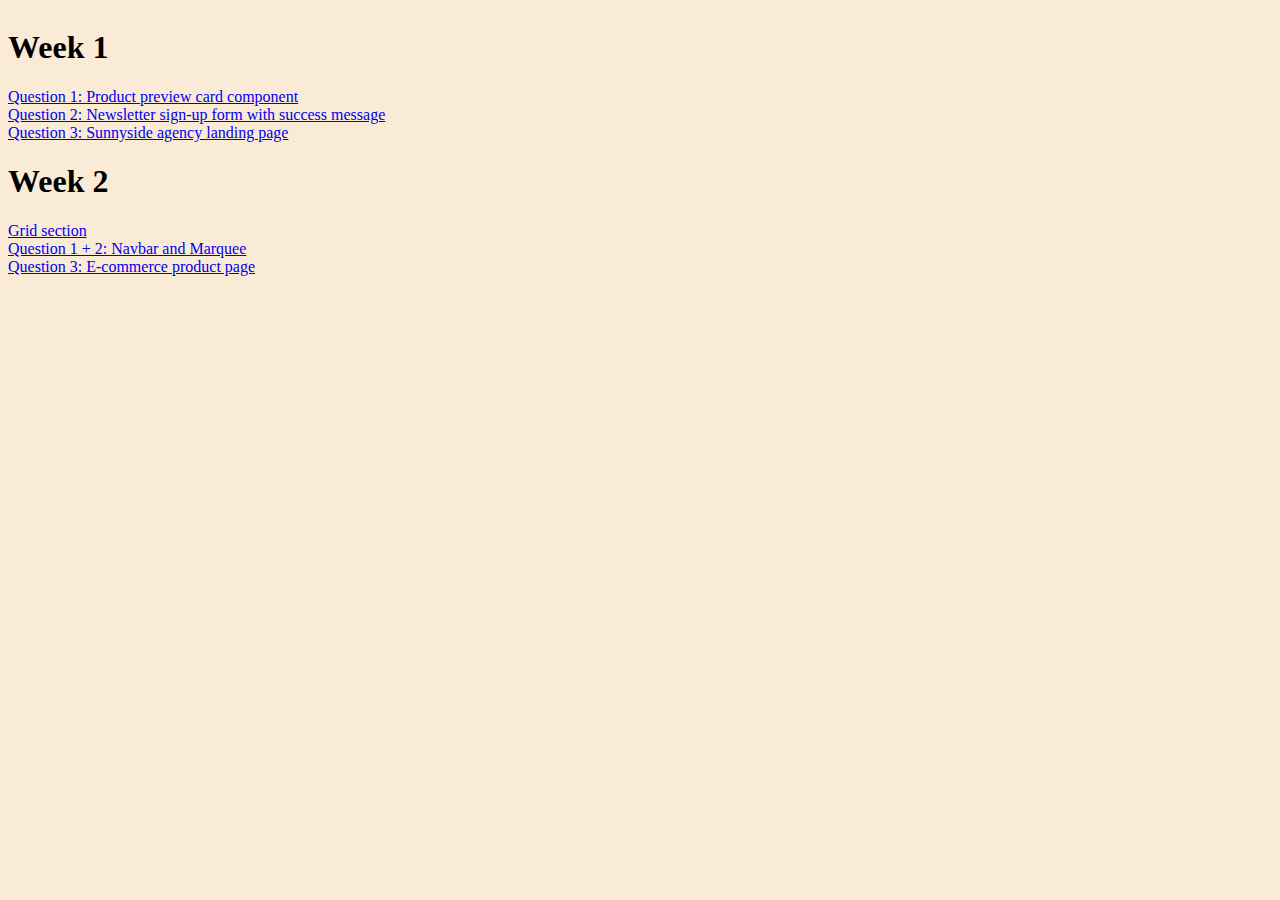
<file: index.html>
<!DOCTYPE html>
<html lang="en">
<head>
  <meta charset="UTF-8">
  <meta http-equiv="X-UA-Compatible" content="IE=edge">
  <meta name="viewport" content="width=device-width, initial-scale=1.0">
  <style>
    body{
      background-color: antiquewhite;
    }
    .weekly-practice{
      display: flex;
      flex-direction: column;
    }
  </style>
  <title>Document</title>
</head>
<body>
  <div class="weekly-practice">
    <h1>Week 1</h1>
    <a href="./Week1-HTML,CSS,JS/Q1/product-preview-card-component-main/index.html">Question 1: Product preview card component</a>
    <a href="./Week1-HTML,CSS,JS/Q2/newsletter-sign-up-with-success-message-main/index.html">Question 2: Newsletter sign-up form with success message</a>
    <a href="./Week1-HTML,CSS,JS/Q3/sunnyside-agency-landing-page-main/index.html">Question 3: Sunnyside agency landing page</a>

    <h1>Week 2</h1>
    <a href="./Week2-FurthurWebProgramming/Q1- Grid/testimonials-grid-section-main/index.html">Grid section</a>
    <a href="./Week2-FurthurWebProgramming/Q2-Navbar&Marquee/index.html">Question 1 + 2: Navbar and Marquee</a>
    <a href="./Week2-FurthurWebProgramming/Q3-EcommercePage/ecommerce-product-page-main/index.html">Question 3: E-commerce product page</a>
  </div>

</body>
</html>
</file>
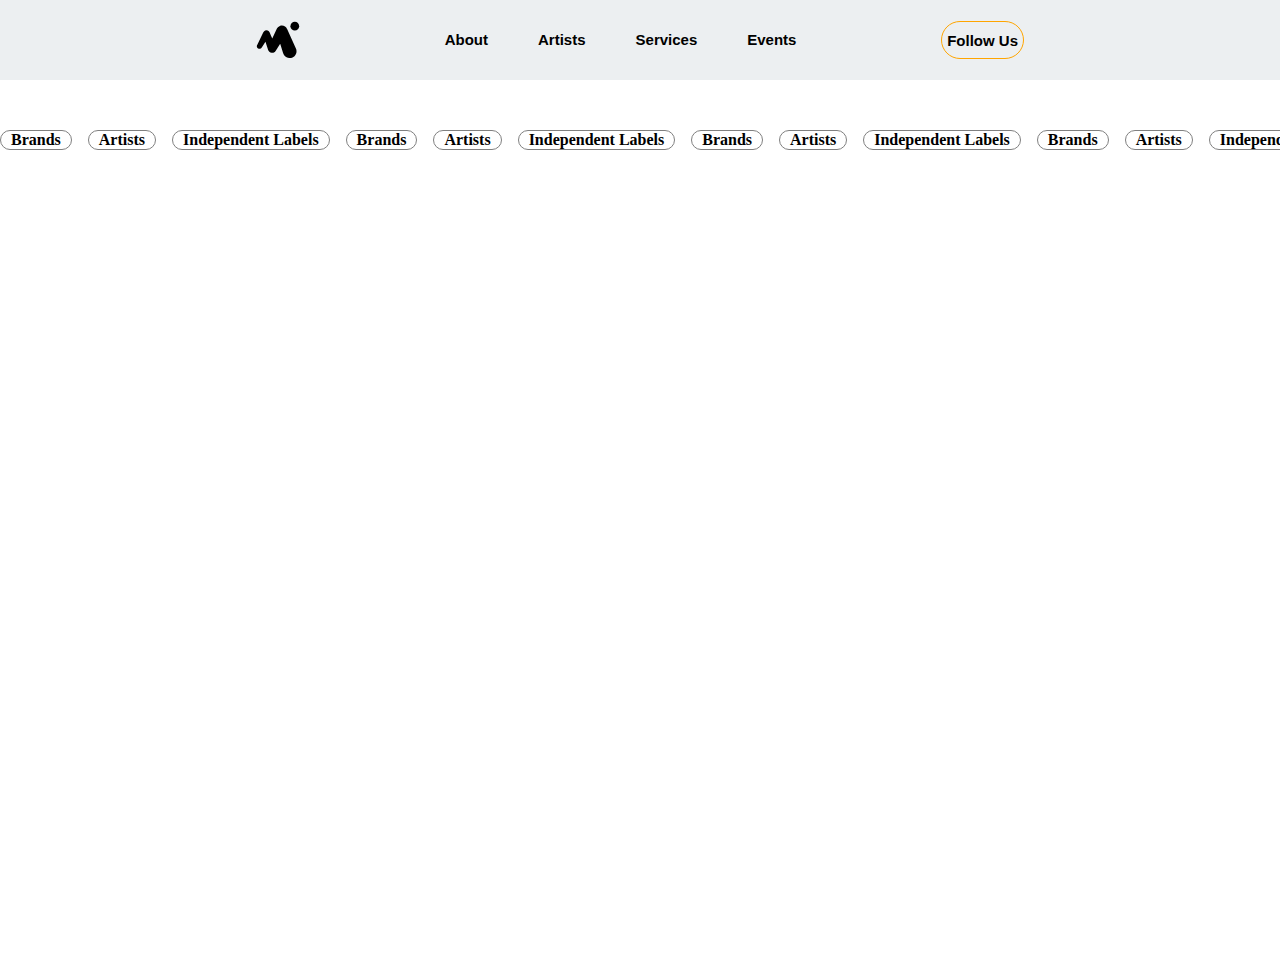
<file: Week2-FurthurWebProgramming/Q2-Navbar&Marquee/index.html>
<!DOCTYPE html>
<html lang="en">
<head>
  <meta charset="UTF-8">
  <meta http-equiv="X-UA-Compatible" content="IE=edge">
  <meta name="viewport" content="width=device-width, initial-scale=1, minimum-scale=1">
  <link rel="stylesheet" href="style.css">
  <title>Document</title>
</head>
<body>
  <nav>

    <div class="navbar__desktop">
      <img src="logo.svg" alt="logo">
      <div class="navbar__desktop--titles">
        <div><a href="#">About</a></div>
        <div><a href="#">Artists</a></div>
        <div><a href="#">Services</a></div>
        <div><a href="#">Events</a></div>
      </div>
      <div class="navbar__desktop--follow">
        <a href="#">Follow Us</a>
      </div>
    </div>

    <div class="navbar__mobile">
      <div></div>
      <img src="logo.svg" alt="logo" class="svg__mobile--logo">
      <img src="icon-hamburger.svg" alt="hamburger" width="30px" height="30px" class="svg__hamburger">
    </div>

  </nav>

  <div class="navbar__mobile--titles">
    <div><a href="#">About</a></div>
    <div><a href="#">Artists</a></div>
    <div><a href="#">Services</a></div>
    <div><a href="#">Events</a></div>
  </div>

  <section>  
    <div class="div__marquee">
      <div class="div__marquee--content">
        <span><b>Brands</b></span>
        <span><b>Artists</b></span>
        <span><b>Independent Labels</b></span>
        <span><b>Brands</b></span>
        <span><b>Artists</b></span>
        <span><b>Independent Labels</b></span>
        <span><b>Brands</b></span>
        <span><b>Artists</b></span>
        <span><b>Independent Labels</b></span>
        <span><b>Brands</b></span>
        <span><b>Artists</b></span>
        <span><b>Independent Labels</b></span>
        <span><b>Brands</b></span>
        <span><b>Artists</b></span>
        <span><b>Independent Labels</b></span>
      </div>
  
      <div aria-hidden="true" class="div__marquee--content">
        <span><b>Brands</b></span>
        <span><b>Artists</b></span>
        <span><b>Independent Labels</b></span>
        <span><b>Brands</b></span>
        <span><b>Artists</b></span>
        <span><b>Independent Labels</b></span>
        <span><b>Brands</b></span>
        <span><b>Artists</b></span>
        <span><b>Independent Labels</b></span>
        <span><b>Brands</b></span>
        <span><b>Artists</b></span>
        <span><b>Independent Labels</b></span>
        <span><b>Brands</b></span>
        <span><b>Artists</b></span>
        <span><b>Independent Labels</b></span>
      </div>
    </div>
  </section>

  <script src="scrypt.js"></script>
</body>
</html>
</file>
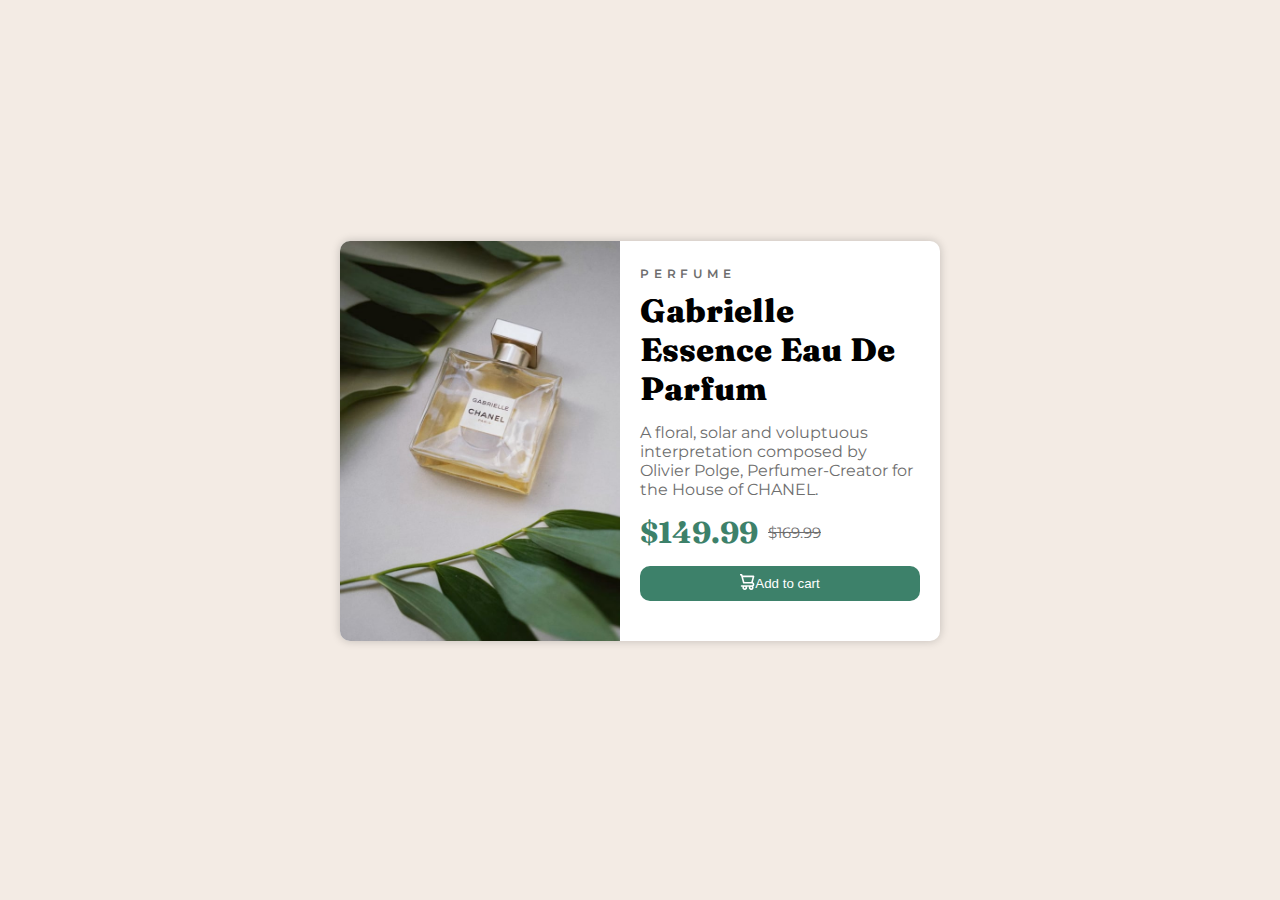
<file: Week1-HTML,CSS,JS/Q1/product-preview-card-component-main/index.html>
<!DOCTYPE html>
<html lang="en">
<head>
  <meta charset="UTF-8">
  <meta name="viewport" content="width=device-width, initial-scale=1.0"> <!-- displays site properly based on user's device -->
  <link rel="icon" type="image/png" sizes="32x32" href="./images/favicon-32x32.png">
  <link rel="stylesheet" href="style.css">
  
  <title>Frontend Mentor | Product preview card component</title>

  <!-- Feel free to remove these styles or customise in your own stylesheet 👍 -->
  <style>
    .attribution { font-size: 11px; text-align: center; }
    .attribution a { color: hsl(228, 45%, 44%); }
  </style>
</head>
<body>
  <div class="card">
    <div class="image">
      <img class="card-image-destop" src="./images/image-product-desktop.jpg" alt="perfume image" height="100%" width="100%">
      <img class="card-image-mobile" src="./images/image-product-mobile.jpg" alt="perfume image" height="100%" width="100%">
    </div>
    <div class="content">
      
      <div class="category">Perfume</div>
      
      <h2 class="title">Gabrielle Essence Eau De Parfum</h2>
    
      <p class="description">
        A floral, solar and voluptuous interpretation composed by Olivier Polge, 
        Perfumer-Creator for the House of CHANEL.
      </p>

    
      

      <div class="price-container">
        <div class="sale-price">$149.99</div>
        <div class="original-price">$169.99</div>
      </div>
    
      <button class="add-card-button">
        <div>
          <span><svg width="15" height="16" xmlns="http://www.w3.org/2000/svg"><path d="M14.383 10.388a2.397 2.397 0 0 0-1.518-2.222l1.494-5.593a.8.8 0 0 0-.144-.695.8.8 0 0 0-.631-.28H2.637L2.373.591A.8.8 0 0 0 1.598 0H0v1.598h.983l1.982 7.4a.8.8 0 0 0 .799.59h8.222a.8.8 0 0 1 0 1.599H1.598a.8.8 0 1 0 0 1.598h.943a2.397 2.397 0 1 0 4.507 0h1.885a2.397 2.397 0 1 0 4.331-.376 2.397 2.397 0 0 0 1.12-2.021ZM11.26 7.99H4.395L3.068 3.196h9.477L11.26 7.991Zm-6.465 6.392a.8.8 0 1 1 0-1.598.8.8 0 0 1 0 1.598Zm6.393 0a.8.8 0 1 1 0-1.598.8.8 0 0 1 0 1.598Z" fill="#FFF"/></svg></span>
          <span>Add to cart</span>
        </div>
      </button>
      
    </div>

  </div>


  
  <!-- <div class="attribution">
    Challenge by <a href="https://www.frontendmentor.io?ref=challenge" target="_blank">Frontend Mentor</a>. 
    Coded by <a href="#">Your Name Here</a>.
  </div> -->
</body>
</html>
</file>
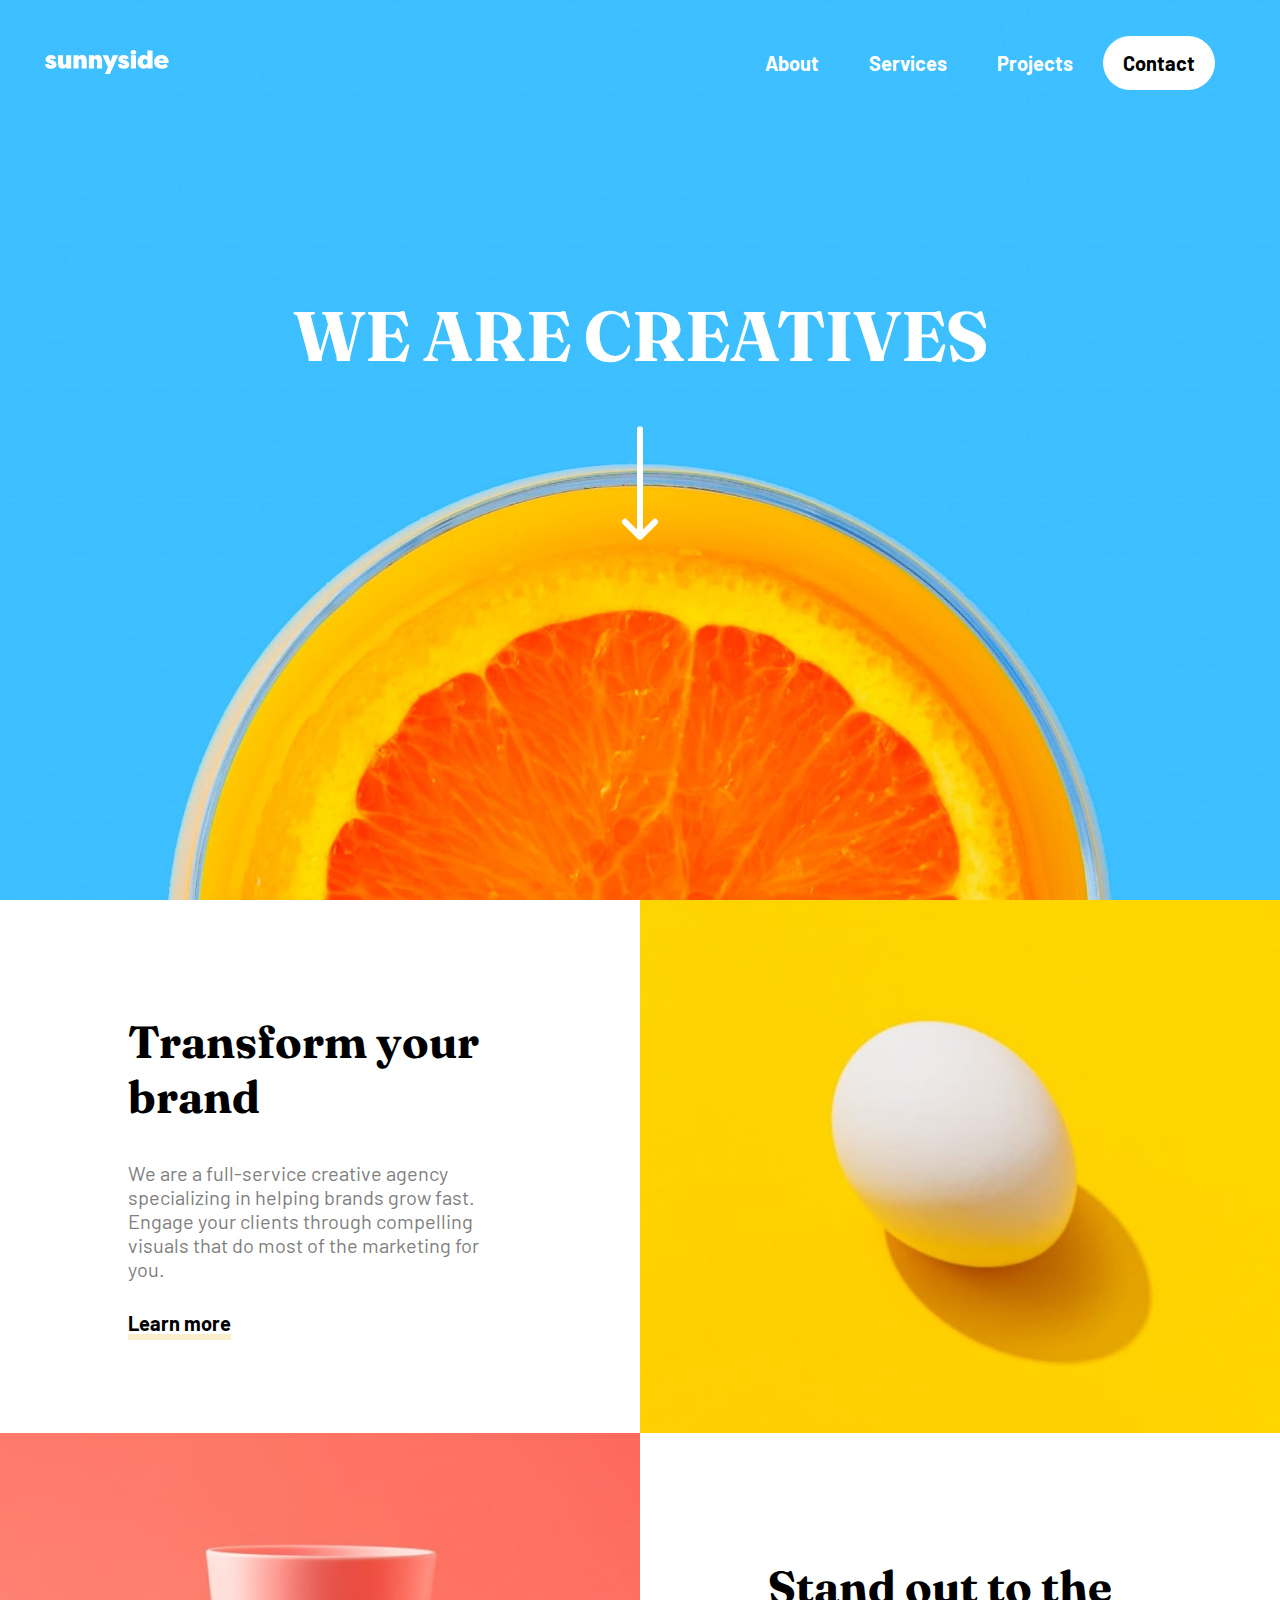
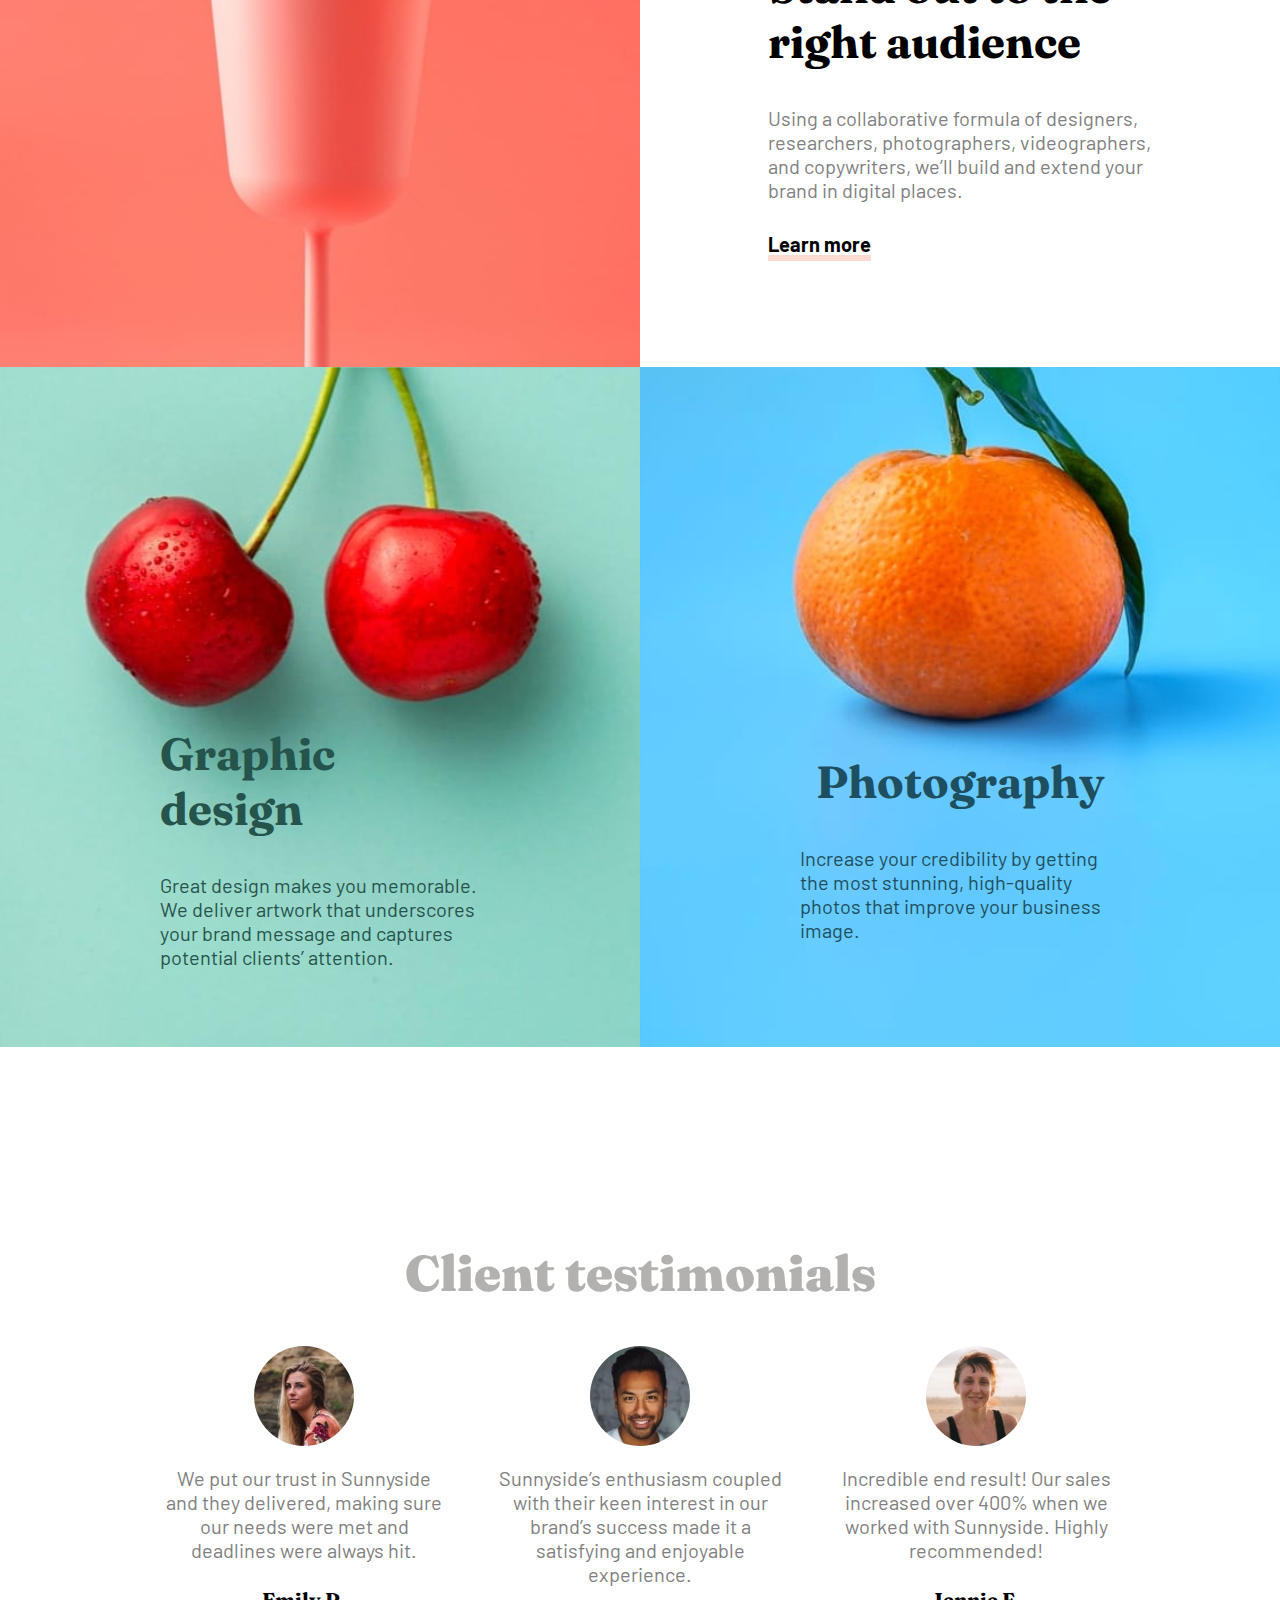
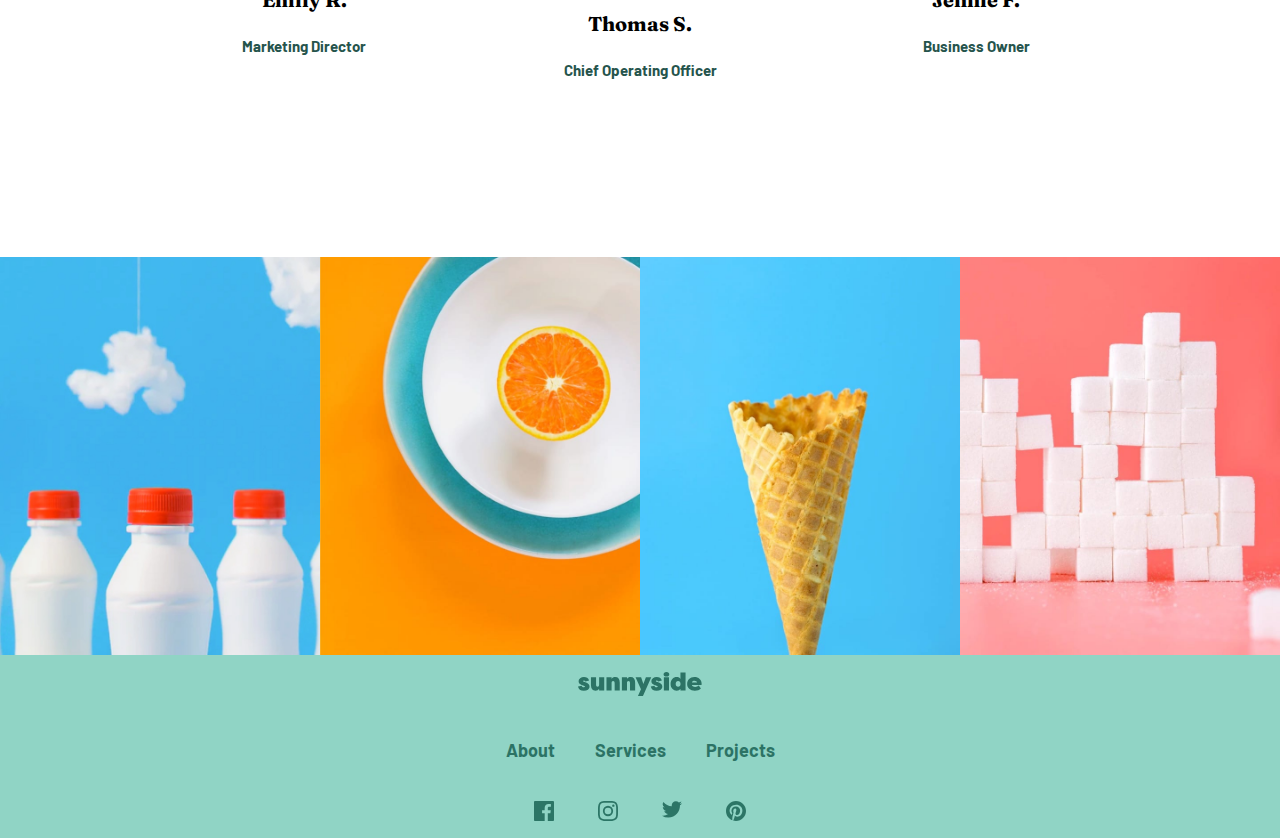
<file: Week1-HTML,CSS,JS/Q3/sunnyside-agency-landing-page-main/index.html>
<!DOCTYPE html>
<html lang="en">
<head>
  <meta charset="UTF-8">
  <meta name="viewport" content="width=device-width, initial-scale=1.0"> <!-- displays site properly based on user's device -->
  <link rel="stylesheet" href="style.css">
  <link rel="icon" type="image/png" sizes="32x32" href="./images/favicon-32x32.png">
  <title>Frontend Mentor | Sunnyside agency landing page</title>

  <style>
    .attribution { font-size: 11px; text-align: center; }
    .attribution a { color: hsl(228, 45%, 44%); }
  </style>
</head>
<body>

  <main>
    <!-- Use grid -->
    <div class="main-grid-container">
      <div class="item-header">
        <nav class="nav-bar">
          <div class="nav-bar-header">
            <a href="#">
              <svg width="124" height="24" xmlns="http://www.w3.org/2000/svg"><path d="M5.857 18.708c1.638 0 2.995-.36 4.07-1.08 1.075-.721 1.613-1.769 1.613-3.144-.083-1.855-1.464-3.246-4.144-4.173l-1.44-.597c-.314-.1-.538-.198-.67-.298a.45.45 0 01-.198-.373c0-.414.273-.62.819-.62.678 0 1.182.347 1.513 1.043l3.698-1.044c-.893-2.22-2.614-3.329-5.162-3.329-1.522 0-2.788.398-3.797 1.193C1.15 7.08.645 8.116.645 9.39c0 .398.058.766.174 1.106.116.34.29.638.521.894.232.257.455.48.67.671.215.19.488.369.82.534.33.166.582.286.756.36.174.075.41.162.707.261l.422.15 1.49.546c.363.133.6.244.707.335a.449.449 0 01.16.36c0 .431-.404.647-1.215.647-1.191 0-1.903-.53-2.134-1.59L0 14.509c.463 2.8 2.416 4.2 5.857 4.2zm11.636 0c1.638 0 2.845-.63 3.623-1.888v1.615h5.112V5.366h-5.112v7.156c0 1.474-.505 2.21-1.514 2.21-1.026 0-1.539-.736-1.539-2.21V5.366h-5.112v7.653c0 3.793 1.514 5.69 4.542 5.69zm16.103-.273V11.28c0-1.475.504-2.212 1.513-2.212 1.026 0 1.54.737 1.54 2.212v7.155h5.111v-7.652c0-3.793-1.513-5.69-4.541-5.69-1.638 0-2.846.63-3.623 1.888V5.366h-5.113v13.069h5.113zm15.383 0V11.28c0-1.475.504-2.212 1.514-2.212 1.025 0 1.538.737 1.538 2.212v7.155h5.113v-7.652c0-3.793-1.514-5.69-4.542-5.69-1.638 0-2.846.63-3.623 1.888V5.366h-5.113v13.069h5.113zM64.958 24l8.289-18.634H67.91l-2.532 6.684-2.258-6.684h-5.584l5.435 11.802L59.944 24h5.014zm13.67-5.292c1.638 0 2.995-.36 4.07-1.08 1.076-.721 1.614-1.769 1.614-3.144-.083-1.855-1.465-3.246-4.145-4.173l-1.44-.597c-.314-.1-.537-.198-.67-.298a.45.45 0 01-.198-.373c0-.414.273-.62.819-.62.678 0 1.183.347 1.514 1.043l3.698-1.044c-.894-2.22-2.614-3.329-5.162-3.329-1.522 0-2.788.398-3.797 1.193-1.01.795-1.514 1.83-1.514 3.105 0 .398.058.766.173 1.106.116.34.29.638.522.894.231.257.455.48.67.671.215.19.488.369.819.534.33.166.583.286.757.36.173.075.41.162.707.261l.422.15 1.489.546c.364.133.6.244.707.335a.449.449 0 01.161.36c0 .431-.405.647-1.216.647-1.19 0-1.902-.53-2.134-1.59l-3.723.844c.464 2.8 2.416 4.2 5.857 4.2zm9.8-14.137c.91 0 1.613-.215 2.11-.646.495-.43.744-.977.744-1.64 0-.678-.24-1.23-.72-1.651C90.082.21 89.371 0 88.428 0c-.943 0-1.655.211-2.135.634-.48.422-.72.973-.72 1.652 0 .662.249 1.209.745 1.64.497.43 1.2.645 2.11.645zm2.556 13.864V5.366H85.87v13.069h5.113zm7.74.273c1.737 0 2.977-.63 3.722-1.888v1.615h5.112V.472h-5.112v6.534c-.745-1.275-1.985-1.913-3.723-1.913-1.753 0-3.214.642-4.38 1.926-1.166 1.283-1.75 2.91-1.75 4.882 0 1.97.584 3.598 1.75 4.882 1.166 1.283 2.627 1.925 4.38 1.925zm1.39-3.9c-.729 0-1.312-.274-1.75-.82-.439-.547-.658-1.243-.658-2.087 0-.845.215-1.54.645-2.087.447-.547 1.034-.82 1.762-.82s1.311.273 1.75.82c.438.546.657 1.242.657 2.087 0 .844-.219 1.54-.657 2.087-.439.546-1.022.82-1.75.82zm16.698 3.9c2.597 0 4.624-.754 6.08-2.26l-2.11-2.833c-1.042.845-2.217 1.267-3.524 1.267-.992 0-1.799-.224-2.42-.67-.62-.448-.93-.879-.93-1.293h9.604c.083-.298.124-.687.124-1.167 0-2.054-.674-3.677-2.022-4.87-1.349-1.193-3.073-1.789-5.175-1.789-2.25 0-4.028.671-5.335 2.013-1.307 1.341-1.961 2.956-1.961 4.844 0 1.938.69 3.549 2.072 4.833 1.382 1.283 3.247 1.925 5.597 1.925zm2.208-8.149h-5.112c.033-.613.298-1.08.794-1.404.496-.323 1.084-.484 1.762-.484.678 0 1.266.165 1.762.497.497.331.761.795.794 1.391z" fill="#FFF" fill-rule="nonzero"/></svg>
            </a>
            
            <ul class="nav-bar-desktop">
              <li class="nav-item"><a href="#">About</a></li>
              <li class="nav-item"><a href="#">Services</a></li>
              <li class="nav-item"><a href="#">Projects</a></li>
              <li class="contact"><a href="#">Contact</a></li>
            </ul>
  
            <div class="nav-bar-mobile">
              <button onclick="hamburgerMenu()"> 
                <svg width="24" height="18" xmlns="http://www.w3.org/2000/svg"><path d="M24 16v2H0v-2h24zm0-8v2H0V8h24zm0-8v2H0V0h24z" fill="#FFF" fill-rule="evenodd"/></svg>
              </button>

            </div>
          </div>
          <div id="hamburger">
            <div class="hamburger-line"><a href="#">About</a></div>
            <div class="hamburger-line"><a href="#">Services</a></div>
            <div class="hamburger-line"><a href="#">Projects</a></div>
            <div class="hamburger-line"><a href="#">Contact</a></div>
          </div>
        </nav>


        <header>
          <h1>WE ARE CREATIVES</h1>
          <a href="#item-content"><svg width="36" height="114" xmlns="http://www.w3.org/2000/svg"><g stroke="#FFF" stroke-width="6" fill="none" fill-rule="evenodd" stroke-linecap="round" stroke-linejoin="round"><path d="M18 3v100M3 95.484l15 15 15-15"/></g></svg></a>
        </header>
      </div>

      <div class="item-image image-mobile">
        <img src="./images/desktop/image-transform.jpg" alt="image decoration 1" width="100%">
      </div>

      <div id="item-content" class="item-content">
        <div>
          <h2>Transform your brand</h2>
          <p>We are a full-service creative agency specializing in helping brands grow fast. Engage your clients through compelling visuals that do most of the marketing for you.</p>
          <a class="item2-link" href="#">Learn more</a>
        </div>
      </div>

      <div class="item-image image-desktop">
        <img src="./images/desktop/image-transform.jpg" alt="image decoration 1" width="100%">
      </div>


      <div class="item-image image-desktop">
        <img src="./images/desktop/image-stand-out.jpg" alt="image decoration 2" width="100%">
      </div>
      <div class="item-image image-mobile">
        <img src="./images/desktop/image-stand-out.jpg" alt="image decoration 1" width="100%">
      </div>

      <div class="item-content">
        <div>
          <h2>Stand out to the right audience</h2>
          <p>Using a collaborative formula of designers, researchers, photographers, videographers, and copywriters, we’ll build and extend your brand in digital places. </p>
          <a class="item5-link" href="#">Learn more</a>
        </div> 
      </div>
      
      <div class="item-content item6">
        <div>
          <h2>Graphic design</h2>
          <p>Great design makes you memorable. We deliver artwork that underscores your brand message and captures potential clients’ attention.</p>
        </div>
      </div>

      <div class="item-content item7">
        <div>
          <h2>Photography</h2>
          <p>Increase your credibility by getting the most stunning, high-quality photos that improve your business image.</p>
        </div>
      </div>
    </div>

    <!-- Client Testimony -->
    <div class="client-section">
      <h2 class="client-section-heading">Client testimonials</h2>
      <div class="client-testimonials">
        <div class="client">
          <img src="./images/image-emily.jpg" alt="client-emily">
          <p>We put our trust in Sunnyside and they delivered, making sure our needs were met and deadlines were always hit.</p>
          <h2 class="client-name">Emily R.</h2>
          <h5 class="client-occupation">Marketing Director</h5>
        </div>
        <div class="client">
          <img src="./images/image-thomas.jpg" alt="client-thomas">
          <p>Sunnyside’s enthusiasm coupled with their keen interest in our brand’s success made it a satisfying and enjoyable experience.</p>
          <h2 class="client-name">Thomas S.</h2>
          <h5 class="client-occupation">Chief Operating Officer</h5>
        </div>
        <div class="client">
          <img src="./images/image-jennie.jpg" alt="client-jennie">
          <p>Incredible end result! Our sales increased over 400% when we worked with Sunnyside. Highly recommended!</p>
          <h2 class="client-name">Jennie F.</h2>
          <h5 class="client-occupation">Business Owner</h5>
        </div>
      </div>
    </div>

    <div class="image-grid-container">
      <!-- Image for desktop -->
      <div class="grid-image image-desktop">
        <img src="./images/desktop/image-gallery-milkbottles.jpg" alt="milk bottles" width="100%">
      </div>
      <div class="grid-image image-desktop">
        <img src="./images/desktop/image-gallery-orange.jpg" alt="oranges" width="100%">
      </div>
      <div class="grid-image image-desktop">
        <img src="./images/desktop/image-gallery-cone.jpg" alt="ice cream cone" width="100%">
      </div>
      <div class="grid-image image-desktop">
        <img src="./images/desktop/image-gallery-sugarcubes.jpg" alt="sugar cubes" width="100%">
      </div>

      <!-- Image for mobile -->
      <div class="grid-image image-mobile">
        <img src="./images/mobile/image-gallery-milkbottles.jpg" alt="milk bottles" width="100%">
      </div>
      <div class="grid-image image-mobile">
        <img src="./images/mobile/image-gallery-orange.jpg" alt="oranges" width="100%">
      </div>
      <div class="grid-image image-mobile">
        <img src="./images/mobile/image-gallery-cone.jpg" alt="ice cream cone" width="100%">
      </div>
      <div class="grid-image image-mobile">
        <img src="./images/mobile/image-gallery-sugar-cubes.jpg" alt="sugar cubes" width="100%">
      </div>
    </div>
  </main>

  <footer>
    <a href="#"><svg width="124" height="24" xmlns="http://www.w3.org/2000/svg"><path d="M5.857 18.708c1.638 0 2.995-.36 4.07-1.08 1.075-.721 1.613-1.769 1.613-3.144-.083-1.855-1.464-3.246-4.144-4.173l-1.44-.597c-.314-.1-.538-.198-.67-.298a.45.45 0 01-.198-.373c0-.414.273-.62.819-.62.678 0 1.182.347 1.513 1.043l3.698-1.044c-.893-2.22-2.614-3.329-5.162-3.329-1.522 0-2.788.398-3.797 1.193C1.15 7.08.645 8.116.645 9.39c0 .398.058.766.174 1.106.116.34.29.638.521.894.232.257.455.48.67.671.215.19.488.369.82.534.33.166.582.286.756.36.174.075.41.162.707.261l.422.15 1.49.546c.363.133.6.244.707.335a.449.449 0 01.16.36c0 .431-.404.647-1.215.647-1.191 0-1.903-.53-2.134-1.59L0 14.509c.463 2.8 2.416 4.2 5.857 4.2zm11.636 0c1.638 0 2.845-.63 3.623-1.888v1.615h5.112V5.366h-5.112v7.156c0 1.474-.505 2.21-1.514 2.21-1.026 0-1.539-.736-1.539-2.21V5.366h-5.112v7.653c0 3.793 1.514 5.69 4.542 5.69zm16.103-.273V11.28c0-1.475.504-2.212 1.513-2.212 1.026 0 1.54.737 1.54 2.212v7.155h5.111v-7.652c0-3.793-1.513-5.69-4.541-5.69-1.638 0-2.846.63-3.623 1.888V5.366h-5.113v13.069h5.113zm15.383 0V11.28c0-1.475.504-2.212 1.514-2.212 1.025 0 1.538.737 1.538 2.212v7.155h5.113v-7.652c0-3.793-1.514-5.69-4.542-5.69-1.638 0-2.846.63-3.623 1.888V5.366h-5.113v13.069h5.113zM64.958 24l8.289-18.634H67.91l-2.532 6.684-2.258-6.684h-5.584l5.435 11.802L59.944 24h5.014zm13.67-5.292c1.638 0 2.995-.36 4.07-1.08 1.076-.721 1.614-1.769 1.614-3.144-.083-1.855-1.465-3.246-4.145-4.173l-1.44-.597c-.314-.1-.537-.198-.67-.298a.45.45 0 01-.198-.373c0-.414.273-.62.819-.62.678 0 1.183.347 1.514 1.043l3.698-1.044c-.894-2.22-2.614-3.329-5.162-3.329-1.522 0-2.788.398-3.797 1.193-1.01.795-1.514 1.83-1.514 3.105 0 .398.058.766.173 1.106.116.34.29.638.522.894.231.257.455.48.67.671.215.19.488.369.819.534.33.166.583.286.757.36.173.075.41.162.707.261l.422.15 1.489.546c.364.133.6.244.707.335a.449.449 0 01.161.36c0 .431-.405.647-1.216.647-1.19 0-1.902-.53-2.134-1.59l-3.723.844c.464 2.8 2.416 4.2 5.857 4.2zm9.8-14.137c.91 0 1.613-.215 2.11-.646.495-.43.744-.977.744-1.64 0-.678-.24-1.23-.72-1.651C90.082.21 89.371 0 88.428 0c-.943 0-1.655.211-2.135.634-.48.422-.72.973-.72 1.652 0 .662.249 1.209.745 1.64.497.43 1.2.645 2.11.645zm2.556 13.864V5.366H85.87v13.069h5.113zm7.74.273c1.737 0 2.977-.63 3.722-1.888v1.615h5.112V.472h-5.112v6.534c-.745-1.275-1.985-1.913-3.723-1.913-1.753 0-3.214.642-4.38 1.926-1.166 1.283-1.75 2.91-1.75 4.882 0 1.97.584 3.598 1.75 4.882 1.166 1.283 2.627 1.925 4.38 1.925zm1.39-3.9c-.729 0-1.312-.274-1.75-.82-.439-.547-.658-1.243-.658-2.087 0-.845.215-1.54.645-2.087.447-.547 1.034-.82 1.762-.82s1.311.273 1.75.82c.438.546.657 1.242.657 2.087 0 .844-.219 1.54-.657 2.087-.439.546-1.022.82-1.75.82zm16.698 3.9c2.597 0 4.624-.754 6.08-2.26l-2.11-2.833c-1.042.845-2.217 1.267-3.524 1.267-.992 0-1.799-.224-2.42-.67-.62-.448-.93-.879-.93-1.293h9.604c.083-.298.124-.687.124-1.167 0-2.054-.674-3.677-2.022-4.87-1.349-1.193-3.073-1.789-5.175-1.789-2.25 0-4.028.671-5.335 2.013-1.307 1.341-1.961 2.956-1.961 4.844 0 1.938.69 3.549 2.072 4.833 1.382 1.283 3.247 1.925 5.597 1.925zm2.208-8.149h-5.112c.033-.613.298-1.08.794-1.404.496-.323 1.084-.484 1.762-.484.678 0 1.266.165 1.762.497.497.331.761.795.794 1.391z" fill="#2C7365" fill-rule="nonzero"/>
    </svg></a>

    <ul class="footer-list">
      <li class="footer-item"><a href="#">About</a></li>
      <li class="footer-item"><a href="#">Services</a></li>
      <li class="footer-item"><a href="#">Projects</a></li>
    </ul>

    <div class="social-media">
      <a href="https://www.facebook.com/"><img src="./images/icon-facebook.svg" alt="facebook icon"></a>
      <a href="https://www.instagram.com/"><img src="./images/icon-instagram.svg" alt="instagram icon"></a>
      <a href="https://www.twitter.com/"><img src="./images/icon-twitter.svg" alt="twitter icon"></a>
      <a href="https://www.pinterest.com/"><img src="./images/icon-pinterest.svg" alt="pinterest icon"></a>
  </footer>

  <!-- <div class="attribution">
    Challenge by <a href="https://www.frontendmentor.io?ref=challenge" target="_blank">Frontend Mentor</a>. 
    Coded by <a href="#">Your Name Here</a>.
  </div> -->
</body>
<script src="script.js"></script>

</html>
</file>
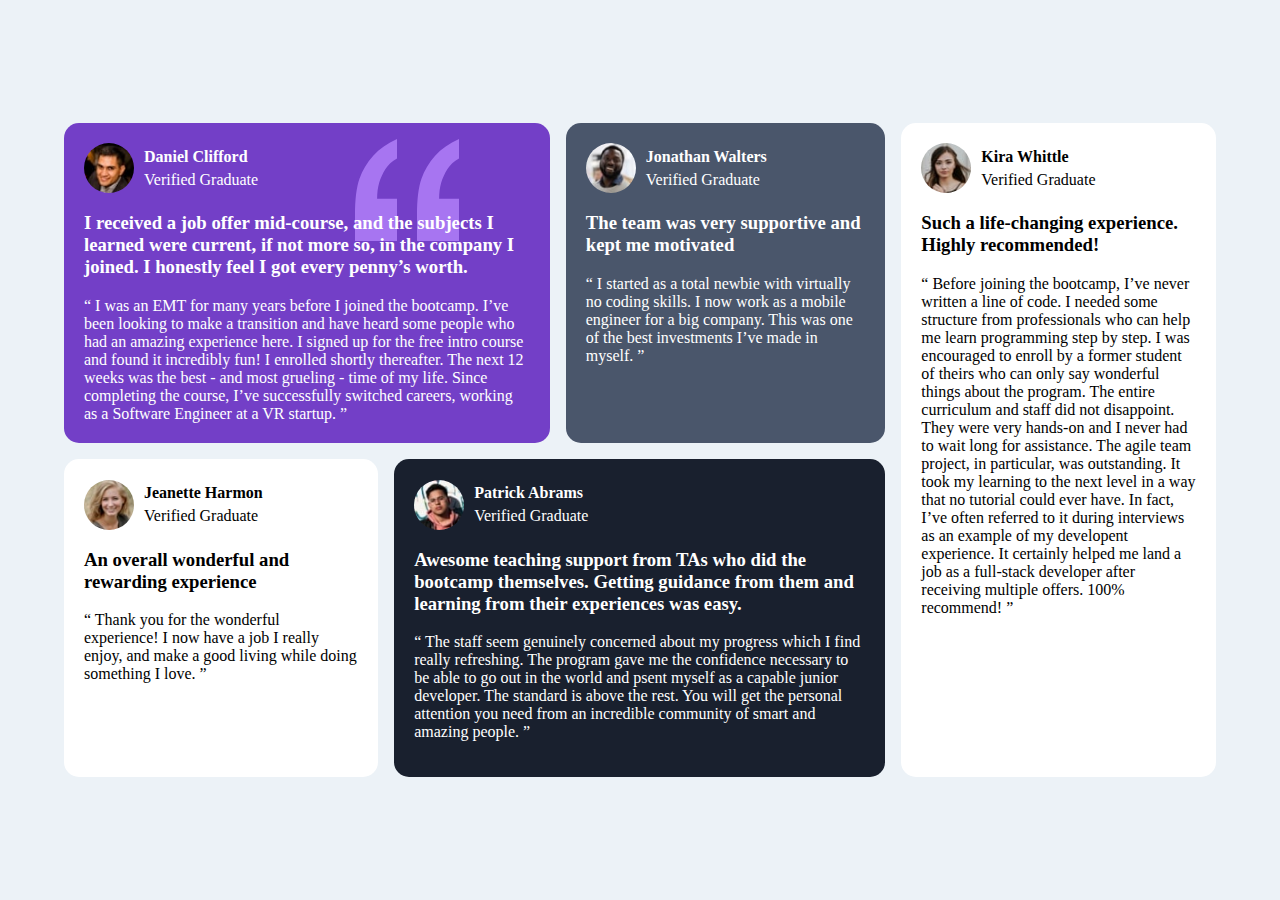
<file: Week2-FurthurWebProgramming/Q1- Grid/testimonials-grid-section-main/index.html>
<!DOCTYPE html>
<html lang="en">
<head>
  <meta charset="UTF-8">
  <meta name="viewport" content="width=device-width, initial-scale=1.0"> <!-- displays site properly based on user's device -->

  <link rel="icon" type="image/png" sizes="32x32" href="./images/favicon-32x32.png">
  <link rel="stylesheet" href="style.css">
  <title>Frontend Mentor | [Challenge Name Here]</title>

  <!-- Feel free to remove these styles or customise in your own stylesheet 👍 -->
  <style>
    .attribution { font-size: 11px; text-align: center; }
    .attribution a { color: hsl(228, 45%, 44%); }
  </style>
</head>
<body>
  <div class="div__grid--container">


    <div class="div__grid--item div__item1">
      <svg width="104" height="102" xmlns="http://www.w3.org/2000/svg"><path d="M104 102V59.727H84.114c0-5.871.689-11.182 2.068-15.933 1.379-4.75 3.42-9.287 6.125-13.61C95.01 25.86 98.909 22.257 104 19.375V0c-9.758 4.27-17.712 9.874-23.864 16.813-6.151 6.939-10.712 14.545-13.681 22.818C63.485 47.904 62 59.941 62 75.74V102h42zm-62 0V59.727H22.114c0-5.871.689-11.182 2.068-15.933 1.379-4.75 3.42-9.287 6.125-13.61C33.01 25.86 36.909 22.257 42 19.375V0c-9.652 4.27-17.58 9.874-23.784 16.813C12.01 23.752 7.424 31.358 4.455 39.631 1.485 47.904 0 59.941 0 75.74V102h42z" fill="#A775F1" fill-rule="nonzero"/></svg>
      <div class="div__header">
        <div class="div__header--img">
          <img src="./images/image-daniel.jpg" alt="Daniel Clifford">
        </div> 
        <div class="div__header--text">
          <h4 class="div__header--name">Daniel Clifford</h4>
          <p class="div__header--title">Verified Graduate</p>
        </div>
      </div>
      <div class="div__description">
        <h3 class="div__description--important">
          I received a job offer mid-course, and the subjects I learned were current, if not more so, 
          in the company I joined. I honestly feel I got every penny’s worth.
        </h3>

        “ I was an EMT for many years before I joined the bootcamp. I’ve been looking to make a 
        transition and have heard some people who had an amazing experience here. I signed up 
        for the free intro course and found it incredibly fun! I enrolled shortly thereafter. 
        The next 12 weeks was the best - and most grueling - time of my life. Since completing 
        the course, I’ve successfully switched careers, working as a Software Engineer at a VR startup. ”
      </div>

    </div>


    <div class="div__grid--item div__item2">
      <div class="div__header">
        <div class="div__header--img">
          <img src="./images/image-jonathan.jpg" alt="Jonathan Walters">
        </div> 
        <div class="div__header--text">
          <h4 class="div__header--name">Jonathan Walters</h4>
          <p class="div__header--title">Verified Graduate</p>
        </div>
      </div>
      <p class="div__description">
        <h3 class="div__description--important">
          The team was very supportive and kept me motivated
        </h3>
        “ I started as a total newbie with virtually no coding skills. I now work as a mobile engineer 
        for a big company. This was one of the best investments I’ve made in myself. ”
      </p>
    </div>


    <div class="div__grid--item div__item3">
      <div class="div__header">
        <div class="div__header--img">
          <img src="./images/image-kira.jpg" alt="Kira Whittle">
        </div> 
        <div class="div__header--text">
          <h4 class="div__header--name">Kira Whittle</h4>
          <p class="div__header--title">Verified Graduate</p>
        </div>
      </div>
      <p class="div__description">
        <h3 class="div__description--important">
          Such a life-changing experience. Highly recommended!
        </h3>
        “ Before joining the bootcamp, I’ve never written a line of code. I needed some structure from 
        professionals who can help me learn programming step by step. I was encouraged to enroll by a former 
        student of theirs who can only say wonderful things about the program. The entire curriculum and staff 
        did not disappoint. They were very hands-on and I never had to wait long for assistance. The agile team 
        project, in particular, was outstanding. It took my learning to the next level in a way that no tutorial 
        could ever have. In fact, I’ve often referred to it during interviews as an example of my developent 
        experience. It certainly helped me land a job as a full-stack developer after receiving multiple offers. 
        100% recommend! ”
      </p>
    </div>


    <div class="div__grid--item div__item4">
      <div class="div__header">
        <div class="div__header--img">
          <img src="./images/image-jeanette.jpg" alt="Jeanette Harmon">
        </div> 
        <div class="div__header--text">
          <h4 class="div__header--name">Jeanette Harmon</h4>
          <p class="div__header--title">Verified Graduate</p>
        </div>
      </div>
      <p class="div__description">
        <h3 class="div__description--important">
          An overall wonderful and rewarding experience

        </h3>
        “ Thank you for the wonderful experience! I now have a job I really enjoy, and make a good living 
        while doing something I love. ”
      </p>
    </div>



    <div class="div__grid--item div__item5">
      <div class="div__header">
        <div class="div__header--img">
          <img src="./images/image-patrick.jpg" alt="Patrick Abrams">
        </div> 
        <div class="div__header--text">
          <h4 class="div__header--name">Patrick Abrams</h4>
          <p class="div__header--title">Verified Graduate</p>
        </div>
      </div>
      <p class="div__description">
        <h3 class="div__description--important">
          Awesome teaching support from TAs who did the bootcamp themselves. Getting guidance from them and 
          learning from their experiences was easy.
        </h3>
        “ The staff seem genuinely concerned about my progress which I find really refreshing. The program 
        gave me the confidence necessary to be able to go out in the world and psent myself as a capable 
        junior developer. The standard is above the rest. You will get the personal attention you need from 
        an incredible community of smart and amazing people. ”
      </p>
    </div>



  </div>
<!-- 
  Daniel Clifford
  Verified Graduate

  I received a job offer mid-course, and the subjects I learned were current, if not more so, 
  in the company I joined. I honestly feel I got every penny’s worth.

  “ I was an EMT for many years before I joined the bootcamp. I’ve been looking to make a 
  transition and have heard some people who had an amazing experience here. I signed up 
  for the free intro course and found it incredibly fun! I enrolled shortly thereafter. 
  The next 12 weeks was the best - and most grueling - time of my life. Since completing 
  the course, I’ve successfully switched careers, working as a Software Engineer at a VR startup. ”

  Jonathan Walters
  Verified Graduate

  The team was very supportive and kept me motivated

  “ I started as a total newbie with virtually no coding skills. I now work as a mobile engineer 
  for a big company. This was one of the best investments I’ve made in myself. ”

  Jeanette Harmon
  Verified Graduate

  An overall wonderful and rewarding experience

  “ Thank you for the wonderful experience! I now have a job I really enjoy, and make a good living 
  while doing something I love. ”

  Patrick Abrams
  Verified Graduate

  Awesome teaching support from TAs who did the bootcamp themselves. Getting guidance from them and 
  learning from their experiences was easy.

  “ The staff seem genuinely concerned about my progress which I find really refreshing. The program 
  gave me the confidence necessary to be able to go out in the world and present myself as a capable 
  junior developer. The standard is above the rest. You will get the personal attention you need from 
  an incredible community of smart and amazing people. ”

  Kira Whittle
  Verified Graduate

  Such a life-changing experience. Highly recommended!

  “ Before joining the bootcamp, I’ve never written a line of code. I needed some structure from 
  professionals who can help me learn programming step by step. I was encouraged to enroll by a former 
  student of theirs who can only say wonderful things about the program. The entire curriculum and staff 
  did not disappoint. They were very hands-on and I never had to wait long for assistance. The agile team 
  project, in particular, was outstanding. It took my learning to the next level in a way that no tutorial 
  could ever have. In fact, I’ve often referred to it during interviews as an example of my developent 
  experience. It certainly helped me land a job as a full-stack developer after receiving multiple offers. 
  100% recommend! ”
   -->
  <!-- <div class="attribution">
    Challenge by <a href="https://www.frontendmentor.io?ref=challenge" target="_blank">Frontend Mentor</a>. 
    Coded by <a href="#">Your Name Here</a>.
  </div> -->
</body>
</html>
</file>
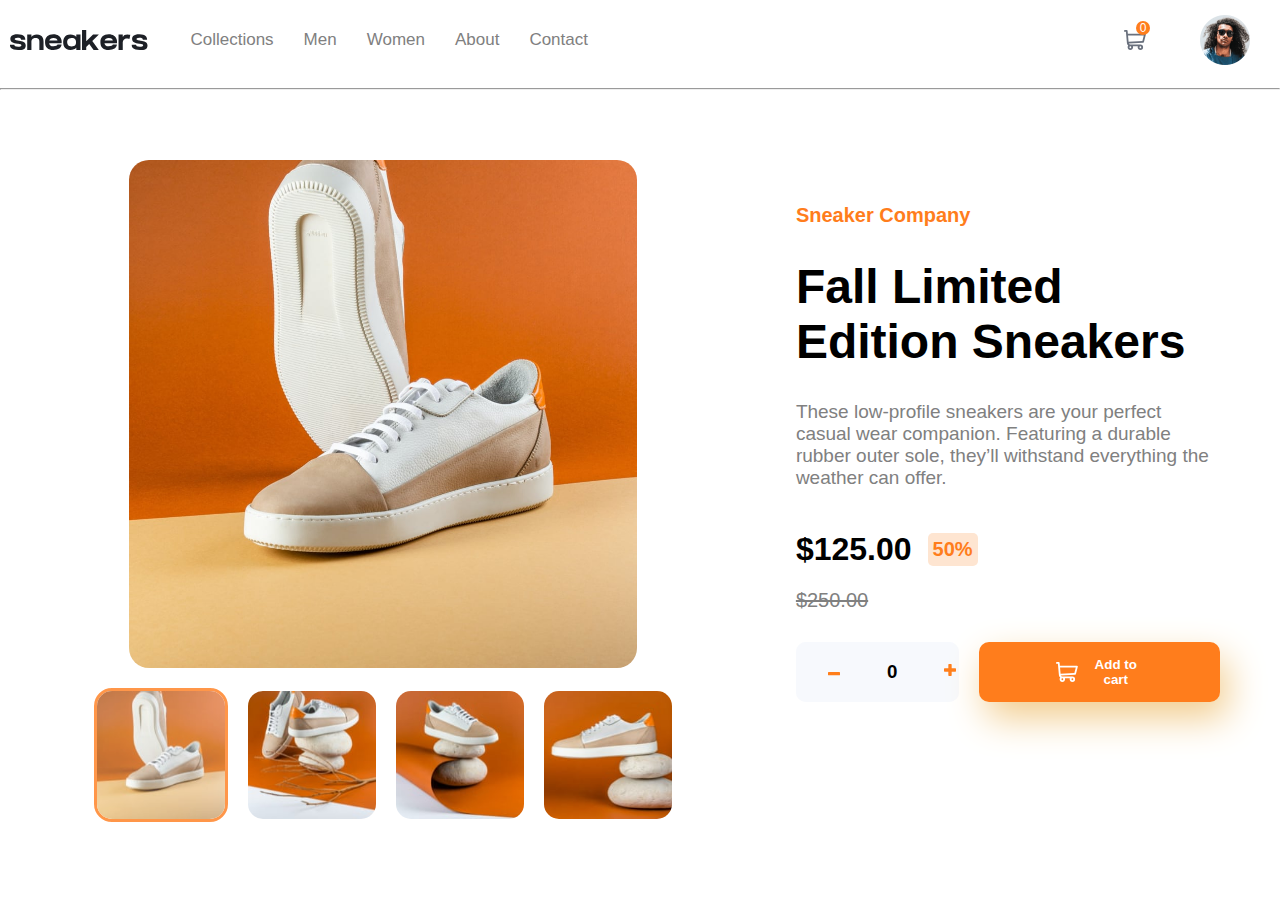
<file: Week2-FurthurWebProgramming/Q3-EcommercePage/ecommerce-product-page-main/index.html>
<!DOCTYPE html>
<html lang="en">
<head>
  <meta charset="UTF-8">
    <meta name="viewport" content="width=device-width, initial-scale=1, minimum-scale=1">
 <!-- displays site properly based on user's device -->
  <link rel="icon" type="image/png" sizes="32x32" href="./images/favicon-32x32.png">

  <title>Frontend Mentor | E-commerce product page</title>

  <!-- Feel free to remove these styles or customise in your own stylesheet 👍 -->
  <style>
    .attribution { font-size: 11px; text-align: center; }
    .attribution a { color: hsl(228, 45%, 44%); }
  </style>
  <link rel="stylesheet" href="style.css">

</head>
<body class="body__opacity--layer">
  <div class="navbar__mobile--menu">
    <svg width="14" height="15" xmlns="http://www.w3.org/2000/svg" id="icon__close--menu">
      <path d="m11.596.782 2.122 2.122L9.12 7.499l4.597 4.597-2.122 2.122L7 9.62l-4.595 4.597-2.122-2.122L4.878 7.5.282 2.904 2.404.782l4.595 4.596L11.596.782Z" fill="grey" fill-rule="evenodd"/>
    </svg>
    <div><a href="#">Collections</a></div>
    <div><a href="#">Men</a></div>
    <div><a href="#">Women</a></div>
    <div><a href="#">About</a></div>
    <div><a href="#">Contact</a></div>
  </div>
  <nav>
    <div class="navbar__desktop">
        <div class="navbar__desktop--left-section">
          <img src="images/icon-hamburger.svg" alt="icon-hamburger" id="icon__hamburger">
          <img src="./images/logo.svg" alt="logo">
          <div class="navbar__desktop--menu">
            <div><a href="#">Collections</a></div>
            <div><a href="#">Men</a></div>
            <div><a href="#">Women</a></div>
            <div><a href="#">About</a></div>
            <div><a href="#">Contact</a></div>
          </div>
        </div>
        <div class="navbar__desktop--right--section">
          <div class="cart__icon--container">
            <img src="./images/icon-cart.svg" alt="cart" id="icon__cart" onclick="showCart()">
            <div class="cart__number--of--item">0</div>
          </div>
          <img src="./images/image-avatar.png" alt="avatar" id="image__avatar">
        </div>  
      </div>
    </div>
  </nav>

  <hr class="hr__nav--body">

  <div class="navbar__cart">
    <span class="navbar__cart--label">Cart</span>
    <hr>
    <div class="navbar__cart--empty">
      <span class="navbar__cart--empty--label">Your cart is empty.</span>
    </div>
    <div class="navbar__cart--filled">
      <div class="navbar__cart--container">
        <img src="./images/image-product-1-thumbnail.jpg" alt="image-product-1-thumbnail" class="navbar__cart--product--thumbnail">
        <div class="navbar__cart--content">
          <span class="navbar__cart--content--label">Fall Limited Edition Sneakers</span>
          <div class="navbar__cart--price--calculation">
            <span class="navbar__cart--content--price">$125.00</span>
            <span class="navbar__cart--content--quantity">x1</span>
            <span class="navbar__cart--content--total">$375.00</span>
          </div>
        </div>
        <img src="./images/icon-delete.svg" alt="icon--delete" class="icon--delete" onclick="deleteItem()">
      </div>

      <button class="button__checkout">Checkout</button>

    </div>
  </div>

  <div class="div__body">
    <!-- Modal for the images -->
    <div id="myModal">
      <div class="div__image--section">
        <div class="div__desktop--image--section">
          <img src="./images/icon-close.svg" alt="icon-close" id="icon--close">
          <div class="div__main--image--container">
            <img src="./images/icon-previous.svg" alt="icon-previous" id="icon--previous" onclick="previousImage()">
            <img src="./images/image-product-1.jpg" alt="image-product-1" class="main--image">
            <img src="./images/icon-next.svg" alt="icon-next" id="icon--next" onclick="nextImage()">
          </div>

          <div class="div__desktop--thumbnail--images">
            <div class="div__thumbnail--item div__desktop--thumbnail--image--item--1 selected--image">
              <img src="./images/image-product-1-thumbnail.jpg" alt="image-product-1-thumbnail" class="image--thumbnail--1">
            </div>
            <div class="div__thumbnail--item div__desktop--thumbnail--image--item--2">
              <img src="./images/image-product-2-thumbnail.jpg" alt="image-product-2-thumbnail" class="image--thumbnail--2">
            </div>
            <div class="div__thumbnail--item div__desktop--thumbnail--image--item--3">
              <img src="./images/image-product-3-thumbnail.jpg" alt="image-product-3-thumbnail" class="image--thumbnail--3">
            </div>
            <div class="div__thumbnail--item div__desktop--thumbnail--image--item--4">
              <img src="./images/image-product-4-thumbnail.jpg" alt="image-product-4-thumbnail" class="image--thumbnail--4">
            </div>
          </div>
        </div>
      </div>
    </div>

    <div class="div__image--section div__image--section--under">
      <div class="div__desktop--image--section">
        <img src="./images/image-product-1.jpg" alt="image-product-1" class="main--image main--image--under">

        <div class="div__desktop--thumbnail--images">
          <div class="div__thumbnail--item thumbnail--item--1--under">
            <img src="./images/image-product-1-thumbnail.jpg" alt="image-product-1-thumbnail" class="image--thumbnail--1--under">
          </div>
          <div class="div__thumbnail--item thumbnail--item--2--under">
            <img src="./images/image-product-2-thumbnail.jpg" alt="image-product-2-thumbnail" class="image--thumbnail--2--under">
          </div>
          <div class="div__thumbnail--item thumbnail--item--3--under">
            <img src="./images/image-product-3-thumbnail.jpg" alt="image-product-3-thumbnail" class="image--thumbnail--3--under">
          </div>
          <div class="div__thumbnail--item thumbnail--item--4--under">
            <img src="./images/image-product-4-thumbnail.jpg" alt="image-product-4-thumbnail" class="image--thumbnail--4--under">
          </div>
        </div>

      </div>
    </div>
    

    <div class="div__information--section">
      <span class="span__company--label">Sneaker Company</span>
      <h1 class="h1__product--title">Fall Limited Edition Sneakers</h1>
      <span class="span__product--description">
        These low-profile sneakers are your perfect casual wear companion. Featuring a 
        durable rubber outer sole, they’ll withstand everything the weather can offer.      
      </span>

      <div class="div__price--section">
        <div class="div__price--tag">
          <h1 class="h1__current-price">$125.00</h1>
          <span class="span__sale--value">50%</span>
        </div>
        <span class="span__original--price"><strike>$250.00</strike></span>
      </div>

      <div class="div__add--cart--section">
        <div class="div__quantity--selection">
          <button id="minus--button" onclick="minusQuantity()"><img src="./images/icon-minus.svg" alt="icon-minus"></button>
          <h3 id="quantity--value">0</h3>
          <button id="add--button" onclick="addQuantity()"><img src="./images/icon-plus.svg" alt="icon-plus"></button>
        </div>
        <button id="button__add--cart" onclick="addToCart()"><img src="./images/icon-cart.svg" alt="icon-cart">Add to cart</button>
      </div>
    </div>

  </div>
  

  
  <!-- <div class="attribution">
    Challenge by <a href="https://www.frontendmentor.io?ref=challenge" target="_blank">Frontend Mentor</a>. 
    Coded by <a href="#">Your Name Here</a>.
  </div> -->

  <script src="script.js"></script>
</body>
</html>
</file>
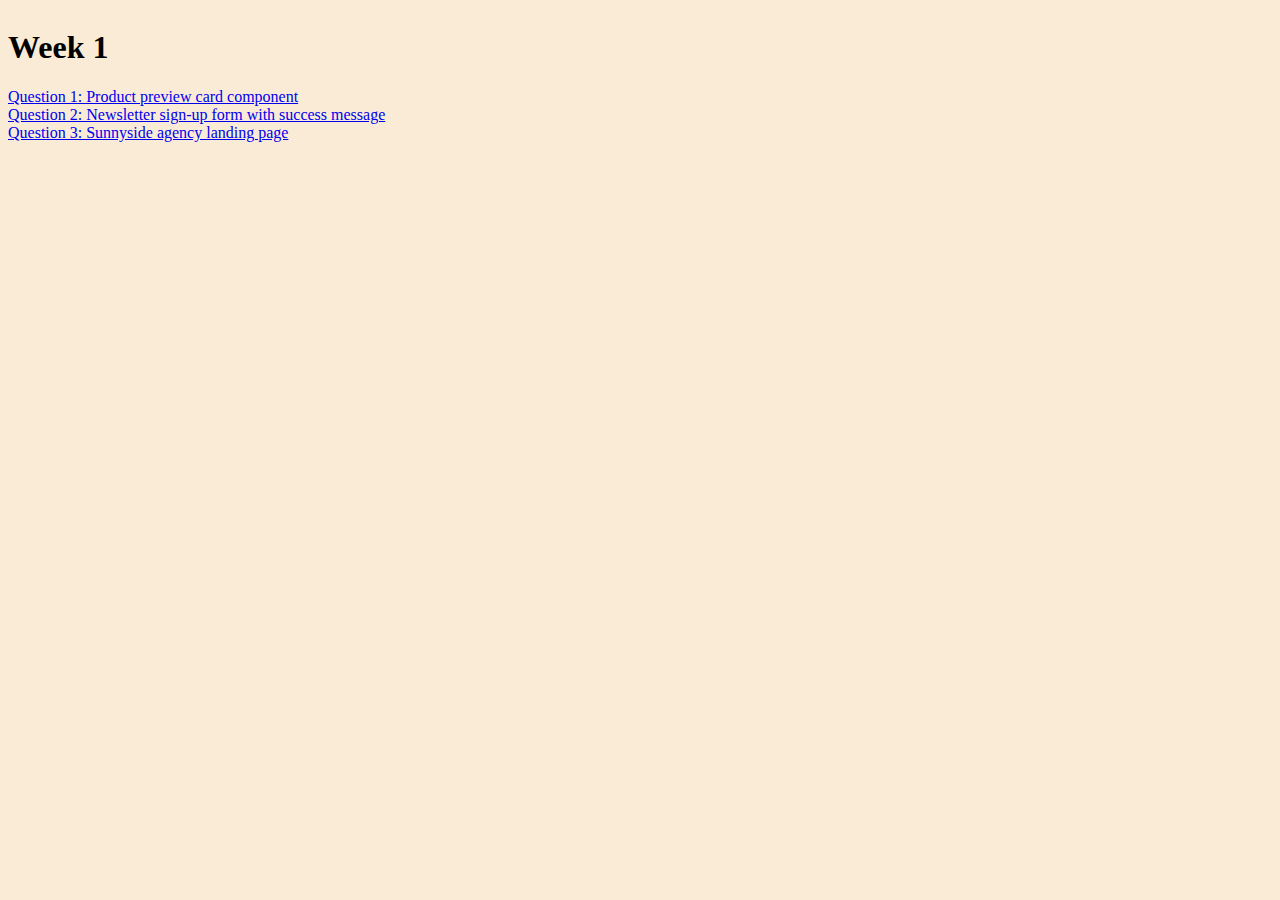
<file: Weekly-Deployment.html>
<!DOCTYPE html>
<html lang="en">
<head>
  <meta charset="UTF-8">
  <meta http-equiv="X-UA-Compatible" content="IE=edge">
  <meta name="viewport" content="width=device-width, initial-scale=1.0">
  <style>
    body{
      background-color: antiquewhite;
    }
    .weekly-practice{
      display: flex;
      flex-direction: column;
    }
  </style>
  <title>Document</title>
</head>
<body>
  <div class="weekly-practice">
    <h1>Week 1</h1>
    <a href="./Week1-HTML,CSS,JS/Q1/product-preview-card-component-main/index.html">Question 1: Product preview card component</a>
    <a href="./Week1-HTML,CSS,JS/Q2/newsletter-sign-up-with-success-message-main/index.html">Question 2: Newsletter sign-up form with success message</a>
    <a href="./Week1-HTML,CSS,JS/Q3/sunnyside-agency-landing-page-main/index.html">Question 3: Sunnyside agency landing page</a>
  </div>

</body>
</html>
</file>
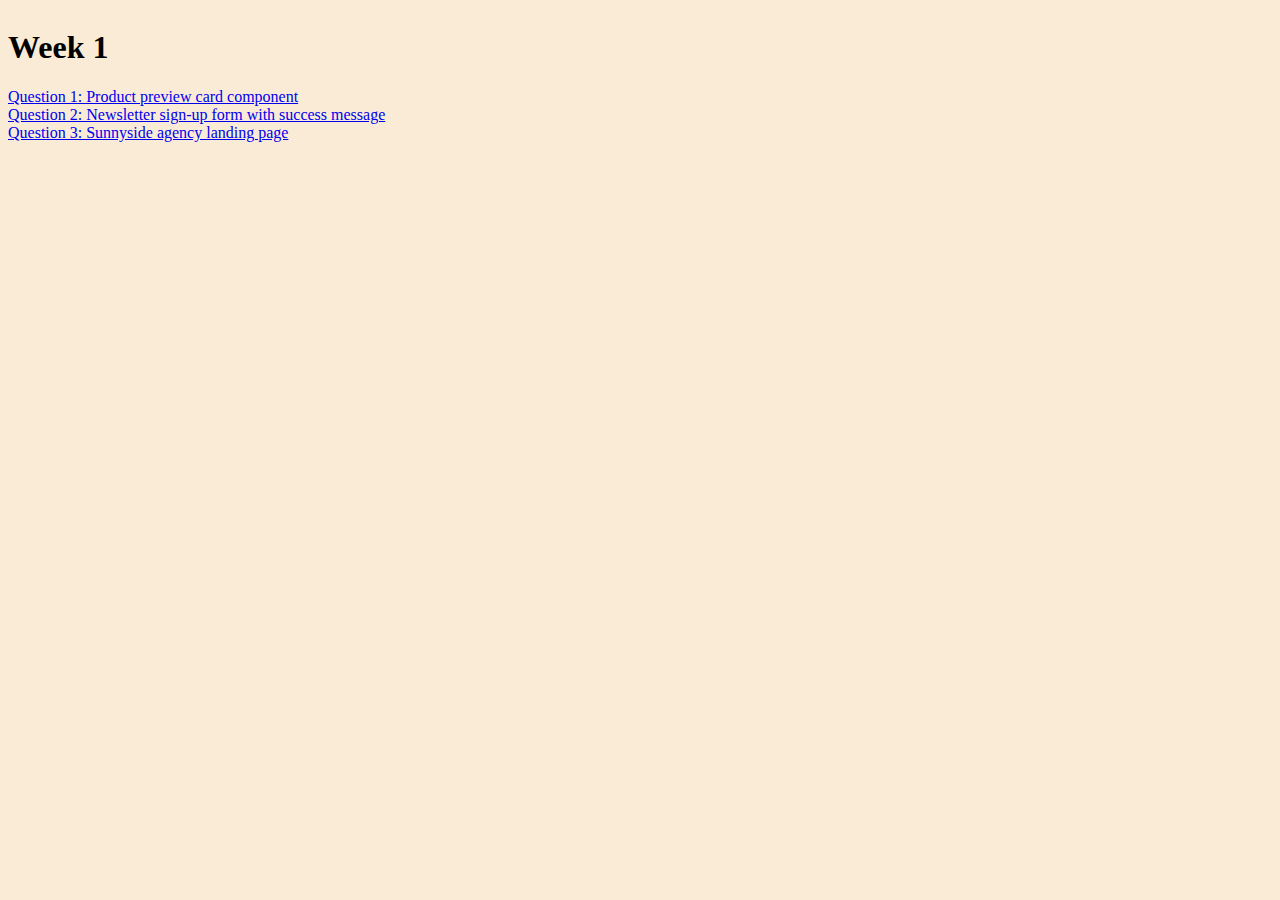
<file: Week1-HTML,CSS,JS/Week1-HTML,CSS,JS-Deployment.html>
<!DOCTYPE html>
<html lang="en">
<head>
  <meta charset="UTF-8">
  <meta http-equiv="X-UA-Compatible" content="IE=edge">
  <meta name="viewport" content="width=device-width, initial-scale=1.0">
  <style>
    body{
      background-color: antiquewhite;
    }
    .weekly-practice{
      display: flex;
      flex-direction: column;
    }
  </style>
  <title>Document</title>
</head>
<body>
  <div class="weekly-practice">
    <h1>Week 1</h1>
    <a href="./Q1/product-preview-card-component-main/index.html">Question 1: Product preview card component</a>
    <a href="./Q2/newsletter-sign-up-with-success-message-main/index.html">Question 2: Newsletter sign-up form with success message</a>
    <a href="./Q3/sunnyside-agency-landing-page-main/index.html">Question 3: Sunnyside agency landing page</a>
  </div>

</body>
</html>
</file>
<file: Week2-FurthurWebProgramming/Q2-Navbar&Marquee/style.css>
*{
  box-sizing: border-box;
}

body{
  margin: 0;
  padding: 0;
  overflow-x: hidden;
  overflow-y: scroll !important;
}

/* Navbar */

nav{
  display: flex;
  flex-direction: row;
  justify-content: center;
  align-items: center;
  background-color: #ECEFF1;
  height: 80px;
}

/* Desktop Nav */
.navbar__desktop{
  display: flex;
  flex-direction: row;
  justify-content: space-between;
  width: 60%;
}

.navbar__desktop a{
  text-decoration: none;
  color: black;
  font-size: 15px;
  font-weight: 600;
  padding: 10px;
  font-family: 'Roboto', sans-serif;
  padding: 0;
  text-align: center;
}

.navbar__desktop--titles{
  display: flex;
  flex-direction: row;
  align-items: center;
  justify-content: center;
}

.navbar__desktop--titles > div{
  margin: 0 25px;
}

.navbar__desktop--titles > div a:hover{
  border-bottom: 1px solid black;
}

.navbar__desktop--follow{
  display: flex;
  flex-direction: row;
  align-items: center;
  border: 1px solid orange;
  padding: 0px 5px;
  border-radius: 20px;
}

.navbar__mobile{
  display: none;
}

.navbar__mobile--titles{
  display: flex;
  flex-direction: column;
  align-items: center;
  position: absolute;
  width: 100%; 
  top: 80px; 
  right: -100%;
  transition: 0.3s;
  overflow: hidden;
  height: 100vh;
  background-color: white;
  z-index: 1;
}

.show-menu {
  right: 0;
}

.navbar__mobile--titles div{
  margin: 20px 0;
}

.navbar__mobile--titles a{
  text-decoration: none;
  color: black;
  font-size: 15px;
  font-weight: 600; 
  font-family: 'Roboto', sans-serif;
}


/* Mobile Nav */
@media only screen and (max-width: 890px) {
  .navbar__desktop{
    display: none;
  }

  .navbar__mobile {
    display: flex;
    justify-content: space-between;
    align-items: center;
    width: 100%;
    overflow: hidden;
    padding: 10px;
  }
}


/* Marquee */
.div__marquee {
  --gap: 1rem; /* custom css variable gap between each item */
  margin-top: 50px;
  position: relative;
  display: flex;
  overflow: hidden;
  user-select: none;
  gap: var(--gap);
}

.div__marquee--content {
  padding: 0;
  display: flex;
  justify-content: space-around;
  flex-shrink: 0;
  min-width: 100%;
  gap: var(--gap);
  animation: scroll 20s linear infinite;
}

.div__marquee--content > span{
  border: 1px solid grey;
  border-radius: 20px;
  padding: 0 10px;
}

@keyframes scroll {
  from {
    transform: translateX(0);
  }
  to {
    transform: translateX(calc(-100% - var(--gap)));
  }
}
</file>
<file: Week1-HTML,CSS,JS/Q1/product-preview-card-component-main/style.css>
@import url('https://fonts.googleapis.com/css2?family=Barlow:wght@600&family=Calistoga&family=Fraunces:opsz,wght@9..144,700&family=Lexend:wght@300&family=Montserrat:wght@500&family=Open+Sans&family=Sacramento&display=swap');

@import url('https://fonts.googleapis.com/css2?family=Barlow:wght@600&family=Calistoga&family=Fraunces:opsz,wght@9..144,700&family=Lexend:wght@300&family=Montserrat:wght@500&family=Open+Sans&family=Sacramento&display=swap');

body{
    height: 98vh;
    display: flex;
    justify-content: center;
    align-items: center;
    background-color: #F3EBE4;
    margin: 0px;
    font-family: 'Montserrat', sans-serif;
}

.card{
    display: flex;
    flex-direction: row;
    width: 600px;
    height: 400px;
    background-color: #fff;
    border-radius: 10px;
    box-shadow: 0 0 10px rgba(0,0,0,0.2);
    position: relative;
}

.image{
    display: flex;
    justify-content: center;
    align-items: center;
    height: 100%;
    width: 100%;
    object-fit: contain;
    background-color: #f0f0f0;
    overflow: hidden;
    border-radius: 10px 0 0 10px;
}

.image .card-image-mobile{
    display: none;
}

.content{
    display: flex;
    flex-direction: column;
    padding: 20px;
    width: 100%;
}

.category{
    position: relative;
    margin: 5px 0px;
    letter-spacing: .4em;
    position: relative;
    font-size: 12px;
    font-weight: 600;
    text-transform: uppercase;
    color: #6e6e6e;
}

.title{
    color:#000000;    
    text-shadow: 1px 0 #000000;
    letter-spacing:1px;
    font-weight:bold;    
    font-size: xx-large;
    margin: 5px 0px 15px 0px;
    font-family: 'Fraunces', serif;
}

.description{
    margin: 0px;
    color: #6e6e6e;
    font-weight: 400;
    font-size: 16px;
}

.price-container{
    display: flex;
    flex-direction: row;
    align-items: center;
    margin: 15px 0px;
}

.sale-price{
    font-size: 30px;
    font-weight: bolder;
    color: #3D816A;
    font-family: 'Fraunces', serif;
}

.original-price{
    font-size: 15px;
    color: #6e6e6e;
    text-decoration: line-through;
    margin-left: 10px;
}

.add-card-button{
    background-color: #3D816A;
    border: none;
    border-radius: 10px;
    color: white;
    height: 35px;
}

.add-card-button div{
    display: flex;
    align-items: center;
    justify-content: center;
    flex-direction: row;
}

.add-card-button:hover{
    background-color: #275746;
    cursor: pointer;
}

@media screen and (max-width: 480px){
    .card{
        flex-direction: column;
        width: 320px;
        height: fit-content;
    }

    .image{
        border-radius: 10px 10px 0 0;
    }

    .image .card-image-destop{
        display: none;
    }

    .image .card-image-mobile{
        display: block;
        height: fit-content;
    }

    .content{
        justify-content: center;
        overflow: visible;
        width: 94%;
        padding: 10px;
        padding: auto;
    }

    .add-card-button{
        width: 100%;
    }
}
</file>
<file: Week1-HTML,CSS,JS/Q3/sunnyside-agency-landing-page-main/style.css>
@import url('https://fonts.googleapis.com/css2?family=Barlow:wght@600&family=Calistoga&family=Lexend:wght@300&family=Open+Sans&family=Sacramento&display=swap');

@import url('https://fonts.googleapis.com/css2?family=Barlow:wght@600&family=Calistoga&family=Fraunces:opsz,wght@9..144,700&family=Lexend:wght@300&family=Open+Sans&family=Sacramento&display=swap');

body{
  margin: 0px;
  font-family: 'Barlow', sans-serif;
}

html {
  scroll-behavior: smooth;
}

.main-grid-container {
  width: 100%;
  display: grid;
  grid-template-columns: 50% 50%;
}

.item-header{
  grid-column-start: 1;
  grid-column-end: 3; 
  background-image: url('./images/desktop/image-header.jpg');
  background-size: cover;
  background-position: center;
  height: 100vh;
  color: white;
}

/* Navbar */

.nav-bar{
  display: flex;
  flex-direction: column;
  align-items: center;
  padding: 2vh 5vh;
  height: 10vh;
}

.nav-bar-header{
  display: flex;
  flex-direction: row;
  align-items: center;
  justify-content: space-between;
  width: 100%;
  height: 10vh;
}

.nav-bar-desktop{
  display: flex;
  justify-content: space-between;
  align-items: center;
  padding: 20px;
  list-style-type: none;
}

.nav-bar-mobile{
  display: none;
}

#hamburger{
  display: none;
}

.nav-item{
  padding: 10px 20px;
  transition-property: border-bottom;
  transition-duration: 0.1s;
  margin-right: 10px;
}

.nav-item:hover{
  border-bottom: 3px solid white;
}

.nav-item a{
  color: white;
  text-decoration: none;
  font-weight: bold;
  font-size: 20px;
}

.contact a{
  color: white;
  text-decoration: none;
  font-weight: bold;
  font-size: 20px;
  background-color:white;
  padding: 15px 20px;
  border-radius: 50px;
  color: black;
  transition-duration: 0.25s;
}

.contact a:hover{
  background-color:#FEA500;
  color: rgb(255, 255, 255);
}

/* Header in item1 */
header{
  display: flex;
  flex-direction: column;
  align-items: center;
  font-weight: bold;
  font-size: 35px;
  transform: translate(0, 40%);
  text-align: center;
}

header h1{
  font-family: 'Fraunces', serif;
}

/* Item that contain text */
.item-content{
  display: flex;
  flex-direction: column;
  justify-content: center;
  align-items: center;
  padding-bottom: 20px;
}

.item-content div {
  font-size: 30px;
  width: 60%;
}

.item-content div h2{
  display: flex;
  justify-content: center;
  font-family: 'Fraunces', serif;
}

.item-content div p{
  font-size: 20px;
  font-weight: 400;
  color: grey;
}

.item2-link{
  color: black;
  text-decoration: solid underline #FBEECB 6px;
  font-weight: bold;
  font-size: 20px;
  transition-duration: 0.7s;
}

.item2-link:hover{
  background-color: #FBEECB;
}

/* Item that contain only image */
.item-image{
  display: flex;
}

.item5-link{
  color: black;
  text-decoration: solid underline #FCDAD1 6px;
  font-weight: bold;
  font-size: 20px;
  transition-duration: 0.7s;

}

.item5-link:hover{
  background-color: #FCDAD1;
}

/* Item 6 and 7 contain both text and background image */

.item6{
  color: #25544C;
  background-image: url('./images/desktop/image-graphic-design.jpg');
  background-size: cover;
  background-position: center;
  padding-top: 56.25%; 
  position: relative;
}

.item6 div{
  width: 50%;
  transform: translate(0, -3vw);
}

.item6 div p{
  color: #25544C;
  font-size: 20px;
  font-weight: 400;
}

.item7{
  color: #1E4F60;
  background-image: url('./images/desktop/image-photography.jpg');
  background-size: cover;
  background-position: center;
  padding-top: 56.25%; 
  position: relative;
}

.item7 div{
  width: 50%;
  transform: translate(0, -3vw);
}

.item7 div p{
  color: #1E4F60;
  font-size: 20px;
  font-weight: 400;
}

/* Client Section */
.client-section{
  display: flex;
  flex-direction: column;
  align-items: center;
  justify-content: center;
  height: 90vh;
}

.client-section-heading{
  font-size: 50px;
  font-weight: 900;
  color: #B2B1AF;
  font-family: 'Fraunces', serif;
}

.client-testimonials{
  width: 75%;
  display: flex;
  flex-direction: row;
  justify-content: space-between;
}

.client{
  display: flex;
  flex-direction: column;
  align-items: center;
  width: 30%;
}

.client img{
  border-radius: 50%;
  width: 100px;
  height: 100px;
}

.client p{
  font-size: 20px;
  font-weight: 400;
  color: grey;
  text-align: center;
}

.client-name{
  font-weight: bold;
  font-size: 20px;
  margin: 5px 0 0 0;
  font-family: 'Fraunces', serif;
}

.client-occupation{
  color: #25544C;
  font-weight: bold;
  font-size: 15px;
}

/* Image grid section */
.image-grid-container{
  display: grid;
  grid-template-columns: 25% 25% 25% 25%;
  background-color: #90D4C5;
}

/* Footer */

footer{
  display: flex;
  flex-direction: column;
  align-items: center;
  justify-content: space-evenly;
  background-color: #90D4C5;
  height: 20vh;
}

.footer-list{
  display: flex;
  flex-direction: row;
  padding: 0px;
}

.footer-item{
  list-style-type: none;
  padding: 10px 20px;
}

.footer-item a{
  text-decoration: none;
  text-decoration: none;
  font-weight: bold;
  font-size: 18px;
  color: #2C7365;
}

.footer-item a:hover{
  color: black;
}

.social-media{
  display: flex;
  flex-direction: row;
  justify-content: space-around;
  width: 20%;
}

.image-mobile{
  display: none;
}


/* Mobile */
@media only screen and (max-width: 600px) {
  .nav-bar-desktop{
    display: none;
  }

  .main-grid-container {
    grid-template-columns: 100%;
  }

  .nav-bar-mobile{
    display: flex;
    flex-direction: column;
    justify-content: space-between;
    align-items: center;
  }

  .nav-bar-mobile button{
    background-color: #ffffff00;
    border: none;
  }

  #hamburger{
    background-color: white;
    width: 100%;
  }

  .hamburger-line{
    display: flex;
    flex-direction: column;
    justify-content: space-between;
    width: 100%;
    padding: 5px 0px;
  }

  .hamburger-line:hover{
    background-color: #FEA500;
  }

  .hamburger-line a{
    color: black;
    text-decoration: none;
    font-weight: 300;
    font-size: 15px;
    text-align: center;
  }

  .nav-bar{
    height: 30vh;
    padding: 10px 0px;
  }

  .nav-bar-header{
    justify-content: space-around;
    width: 100%;
  }
  
  header{
    font-size: 6vw;
    transform: translate(0, 15%);
  }

  .item-header{
    grid-column-start: 1;
    grid-column-end: 2; 
  }

  .item6 div{
    width: 90%;
    transform: translate(0, -3vw);
  }
  
  .item7 div{
    width: 90%;
    transform: translate(0, -3vw);
  }

  .image-desktop{
    display: none;
  }

  .image-mobile{
    display: flex;
    flex-direction: column;
    justify-content: center;
    align-items: center;
  }

  .client-section{
    position: relative;
    height: 100%;
  }
  
  .client-section-heading{
    font-size: 40px;
  }

  .client-testimonials{
    display: flex;
    flex-direction: column;
    justify-content: center;
    align-items: center;
  }
  
  .client{
    width: 100%;
  }

  .client-occupation{
    margin: 10px 0 40px 0;
  }

  /* Image grid section */
  .image-grid-container{
    display: grid;
    grid-template-columns: 50% 50%;
    background-color: #90D4C5;
  }

  footer{
    height: 40vh;
  }

  .social-media{
    width: 50%;
  }

}
</file>
<file: Week2-FurthurWebProgramming/Q1- Grid/testimonials-grid-section-main/style.css>
*{
  box-sizing: border-box;
}

body{
  margin: 0;
  padding: 0;
  display: flex;
  justify-content: center;
  align-items: center;
  height: 100vh;
  background-color: #ECF2F7;
}

.div__grid--container{
  display: grid;
  grid-template-columns: auto auto auto auto;
  grid-template-rows: auto auto;
  gap: 1rem;
  width: 90%;
}

.div__grid--item{
  height: 100%;
  padding: 20px;
  border-radius: 15px;
}

.div__header{
  display: flex;
  flex-direction: row;
}

.div__header--img{
  display: flex;
  align-items: center;
}

.div__header--img img{
  width: 50px;
  height: 50px;
  border-radius: 50%;
  margin-right: 10px;
}

.div__header--text > .div__header--name{
  margin: 5px 0;
}

.div__header--text > .div__header--title{
  margin: 5px 0;
}

.div__item1{
  position: relative;
  grid-column: 1 / 3;
  grid-row: 1;
  color: white;
  background-color: #733FC7;
}

.div__item1 > svg{
  position: absolute;
  top: 5%;
  left: 60%;
  z-index: 1;
}

.div__item1 > .div__header{
  position: relative;
  z-index: 10;
}

.div__item1 > .div__description{
  position: relative;
  z-index: 10;
}

.div__item2{
  grid-column: 3;
  grid-row: 1;
  color: white;
  background-color: #4A566B;
}

.div__item3{
  grid-column: 4;
  grid-row: 1 / 3;
  background-color: white;
}

.div__item4{
  grid-column: 1;
  grid-row: 2;
  background-color: white;
}

.div__item5{
  grid-column: 2 / 4;
  grid-row: 2;
  color: white;
  background-color: #19202E;
}


@media only screen and (max-width: 600px){
  body{
    height: auto;
  }

	.div__grid--container{
    grid-template-columns: auto;
    grid-template-rows: auto auto auto auto auto auto;
  }

  .div__item1{
    grid-column: 1;
    grid-row: 1;
  }

  .div__item2{
    grid-column: 1;
    grid-row: 2;
    color: white;
    background-color: #4A566B;
  }
  
  .div__item3{
    grid-column: 1;
    grid-row: 3;
    background-color: white;
  }
  
  .div__item4{
    grid-column: 1;
    grid-row: 4;
    background-color: white;
  }
  
  .div__item5{
    grid-column: 1;
    grid-row: 5;
    color: white;
    background-color: #19202E;
  }
}
</file>
<file: Week2-FurthurWebProgramming/Q3-EcommercePage/ecommerce-product-page-main/style.css>
*{
    box-sizing: border-box;
}

body{
    margin: 0;
    padding: 0;
    overflow-x: hidden;
}

nav{
    display: flex;
    flex-direction: row;
    align-items: center;
    height: 80px;
}

.navbar__desktop{
    display: flex;
    flex-direction: row;
    align-items: center;
    width: 100%;
    height: 100%;
    padding: 0 10px;
}

.navbar__desktop--left-section{
    display: flex;
    flex-direction: row;
    justify-content: flex-start;
    align-items: center;
    margin-right: auto;
}

.navbar__desktop--left-section #icon__hamburger{
    display: none;
    margin-right: 15px;
}

.navbar__desktop--menu{
    display: flex;
    flex-direction: row;
    justify-content: center;
    align-items: center;
    width: 50%;
    margin-left: 15%;
    font-family: Arial, sans-serif;
}

.navbar__desktop--menu a{
    text-decoration: none;
    color: grey;
    font-size: 17px;
    margin-left: 30px;
}

.navbar__desktop--menu a:hover{
    color: black;
}


.navbar__desktop--right--section{
    display: flex;
    flex-direction: row;
    justify-content: flex-end;
    align-items: center;
}

.cart__icon--container{
    display: flex;
    margin-right: 40px;
}

.cart__number--of--item{
    border-radius: 50% ;
    background-color: #FF7D1C;
    font-size: 12px;
    width: 14px;
    height: 14px;
    display: flex;
    justify-content: center;
    color: white;
    transform: translate(-10px, -9px);
    font-family: Arial, Helvetica, sans-serif;
}

.navbar__desktop--right--section #icon__cart{
    cursor: pointer;
}

.navbar__desktop--right--section #image__avatar{
    width: 50px;
    margin-right: 20px;
}

.navbar__cart{
    display: none;
    position: absolute;
    top: 10%;
    right: 2%;
    width: 350px;
    height: fit-content;
    border: 1px solid black;
    background-color: white;
    z-index: 2;
    font-family: Arial, Helvetica, sans-serif;
    border-radius: 10px;
    box-shadow: 7px 16px 37px 0px rgba(64,57,45,0.62);
}

.navbar__cart--label{
    font-weight: 600;
    font-size: large;
    height: 30px;
    padding: 10px 0 10px 2px;
}

.navbar__cart > hr{
    margin: 1%;
}

.navbar__cart--empty{
    height: 200px;
    display: flex;
    justify-content: center;
    align-items: center;
    color: grey;
}

.navbar__cart--filled{
    display: none;
    flex-direction: column;
    justify-content: space-between;
    align-items: center;
    padding: 3px 5px;
}

.navbar__cart--container{
    display: flex;
    flex-direction: row;
    justify-content: flex-start;
    align-items: center;
}

.navbar__cart--container .navbar__cart--product--thumbnail{
    width: 15%;
    height: auto;
    margin-right: 10px;
}

.navbar__cart--content{
    display: flex;
    flex-direction: column;
    justify-content: flex-start;
    align-items: flex-start;
    width: 70%;
}

.navbar__cart--content--label{
    font-size: 15px;
}

.navbar__cart--content--total{
    font-weight: 600;
    font-size: 15px;
    margin-left: 10px;
}

.icon--delete{
    width: 15px;
    height: 20px;
    margin-left: 10px;
    cursor: pointer;
}

.button__checkout{
    display: flex;
    justify-content: center;
    align-items: center;
    width: 100%;
    height: 40px;
    margin-top: 10px;
    border: none;
    border-radius: 5px;
    background-color: #FF7D1C;
    color: white;
    font-weight: 600;
    cursor: pointer;
    margin: 10px 5px 10px 5px;
}


/* Mobile Menu */
.navbar__mobile--menu{
    display: flex;
    flex-direction: column;
    position: absolute;
    width: 60%; 
    left: -60%;
    transition: 0.5s;
    height: 100vh;
    background-color: white;
    z-index: 3;
    font-family: Arial, Helvetica, sans-serif;
    font-weight: 300;
}

.navbar__mobile--menu #icon__close--menu{
    margin: 30px 20px;
}

.navbar__mobile--menu div{
    padding: 10px;
    width: 100%;
    text-align: start;
    margin: 5px 0 0 15px;
}

.navbar__mobile--menu div:hover{
    background-color: #f1f1f1;
}

.navbar__mobile--menu a{
    text-decoration: none;
    font-size: 20px;
    color: black;
}

.show-menu {
    left: 0;
}

/* Body Section */
.div__body{
    display:flex;
    flex-direction: row;
    margin-top: 50px;
}

.div__desktop--image--section{
    position: relative;
    display: flex;
    flex-direction: column;
    justify-content: flex-start;
    align-items: center;
    padding-left: 20px;
    width: fit-content;
}

.modal {
    display: flex;
    justify-content: center;
    position: fixed;
    z-index: 3; 
    left: 0;
    top: 0;
    width: 100%; 
    height: 100%; 
    overflow: auto; 
    background-color: rgba(0,0,0,0.9);
}

#icon--close{
    display: none;
    width: 25px;
    margin: 20px 0 15px 67%;
    cursor: pointer;
}

#icon--previous{
    display: none;
    background-color: white;
    border-radius: 50%;
    height: 50px;
    width: 50px;
    padding: 10px;
    transform: translate(25px, 0);
    cursor: pointer;
}

#icon--next{
    display: none;
    background-color: white;
    border-radius: 50%;
    height: 50px;
    width: 50px;
    padding: 10px;
    transform: translate(-25px, 0);
    cursor: pointer;
}

.div__desktop--image--section .main--image{
    width: 70%;
    height: 100%;
    object-fit: cover;
    border-radius: 20px;
    cursor: pointer;
}

.div__main--image--container{
    display: flex;
    flex-direction: row;
    justify-content: center;
    align-items: center;
    margin-top: 20px;
    width: fit-content;
}

.div__desktop--thumbnail--images{
    display: flex;
    flex-direction: row;
    justify-content: center;
    align-items: center;
    margin-top: 20px;
    width: fit-content;
}

.div__thumbnail--item{
    display: flex;
    justify-content: center;
    align-items: center;
    margin: 0 10px;
}

.div__thumbnail--item:hover{
    opacity: 0.9;
}

.div__desktop--thumbnail--images img{
    width: 10vw;
    height: 10vw;
    border-radius: 15px;
    cursor: pointer;
}

.selected--image{
    border-radius: 18px;
    border: 3px solid #FF7D1C;
    opacity: 0.8;
    z-index: 1;
}

/* Mobile Section */
.div__mobile--image--section{
    display: none;
}


/* Information Section */
.div__information--section{
    display: flex;
    flex-direction: column;
    align-items: flex-start;
    margin-left: 50px;
    padding: 5vw 60px 0 0;
    width: 50%;
    font-family: Arial, Helvetica, sans-serif;
}

.div__image--section--under{
    display: none;
}

.span__company--label{
    font-size: 20px;
    color: #FF7D1C;
    font-weight: 600;
}

.h1__product--title{
    font-size: xxx-large;
}

.span__product--description{
    color: grey;
    font-size: 19px;
}

.div__price--section{
    display: flex;
    flex-direction: column;
    justify-content: flex-start;
    margin-top: 20px;
}

.div__price--tag{
    display: flex;
    flex-direction: row;
    justify-content: flex-start;
    align-items: center;
}

.span__sale--value{
    margin-left: 1rem;
    font-weight: bold;
    color: #FF7D1C;
    background-color: #FEE5D1;
    border-radius: 5px;
    font-size: 20px;
    padding: 5px;
}

.span__original--price{
    color: grey;
    font-size: 20px;
    margin-bottom: 30px;
}

.div__add--cart--section{
    display: flex;
    flex-direction: row;

}

.div__quantity--selection{
    display: flex;
    flex-direction: row;
    background-color: #F7F9FD;
    border-radius: 10px;
    overflow: hidden;
}

#quantity--value{
    padding: 0 15px;
}

.div__quantity--selection button{
    border: none;
    background-color: #F7F9FD;
    padding: 0 2rem;
    cursor: pointer;
}

.div__quantity--selection button:hover{
    background-color: #cad1df;
    opacity: 0.8;
}

#button__add--cart{
    display: flex;
    flex-direction: row;
    justify-content: center;
    align-items: center;
    border: none;
    margin-left: 20px;
    padding: 0 6vw;
    border-radius: 10px;
    background-color: #FF7D1C;
    font-weight: bold;
    color: white;
    box-shadow: 7px 16px 37px 0px rgba(242,205,142,1);
}

#button__add--cart:hover{
    background-color: #FF7D1C;
    opacity: 0.8;
    cursor: pointer;
}

#button__add--cart > img{
    filter: brightness(0) invert(1);
    margin-right: 10px;
}



/* Mobile Device */
@media only screen and (max-width: 950px){
    .navbar__desktop--left-section #icon__hamburger{
        display: block;
    }

    .navbar__desktop--menu{
        display: none;
    }

    .div__add--cart--section{
        flex-direction: column;
        align-items: flex-start;
    }

    #button__add--cart{
        height: 50px;
        margin: 0;
    }
}

@media only screen and (max-width: 600px){
    .div__body{
        margin: 0;
        flex-direction: column;
    }
    .div__desktop--thumbnail--images{
        display: none;
    }
    .div__desktop--image--section{
        padding: 0;
        width: 100%;
    }
    #icon--previous{
        display: block;
        transform: translate(50px, 0);
    }
    #icon--next{
        display: block;
        transform: translate(-50px, 0);
    }
    .div__desktop--image--section .main--image{
        width: 100%;
        height: 100%;
        object-fit: cover;
        border-radius: 0;
    }
    .hr__nav--body{
        display: none;
    }

    .div__information--section{
        width: 100%;
        padding: 20px 30px;
        margin: 0;
    }

    .h1__product--title{
        margin-top: 10px;
        font-size: xx-large;
    }

    .div__price--section{
        width: 100%;
        flex-direction: row;
        justify-content: space-between;
    }

    .span__original--price{
        display: flex;
        align-items: center;
        margin-bottom: 0;
    }

    .div__add--cart--section{
        width: 100%;
    }

    .div__quantity--selection{
        width: 100%;
        display: flex;
        flex-direction: row;
        justify-content: space-between;
    }

    #button__add--cart{
        width: 100%;
        margin: 20px 0 0 0;
    }

    .navbar__cart{
        top: 13%;
    }
}
</file>
